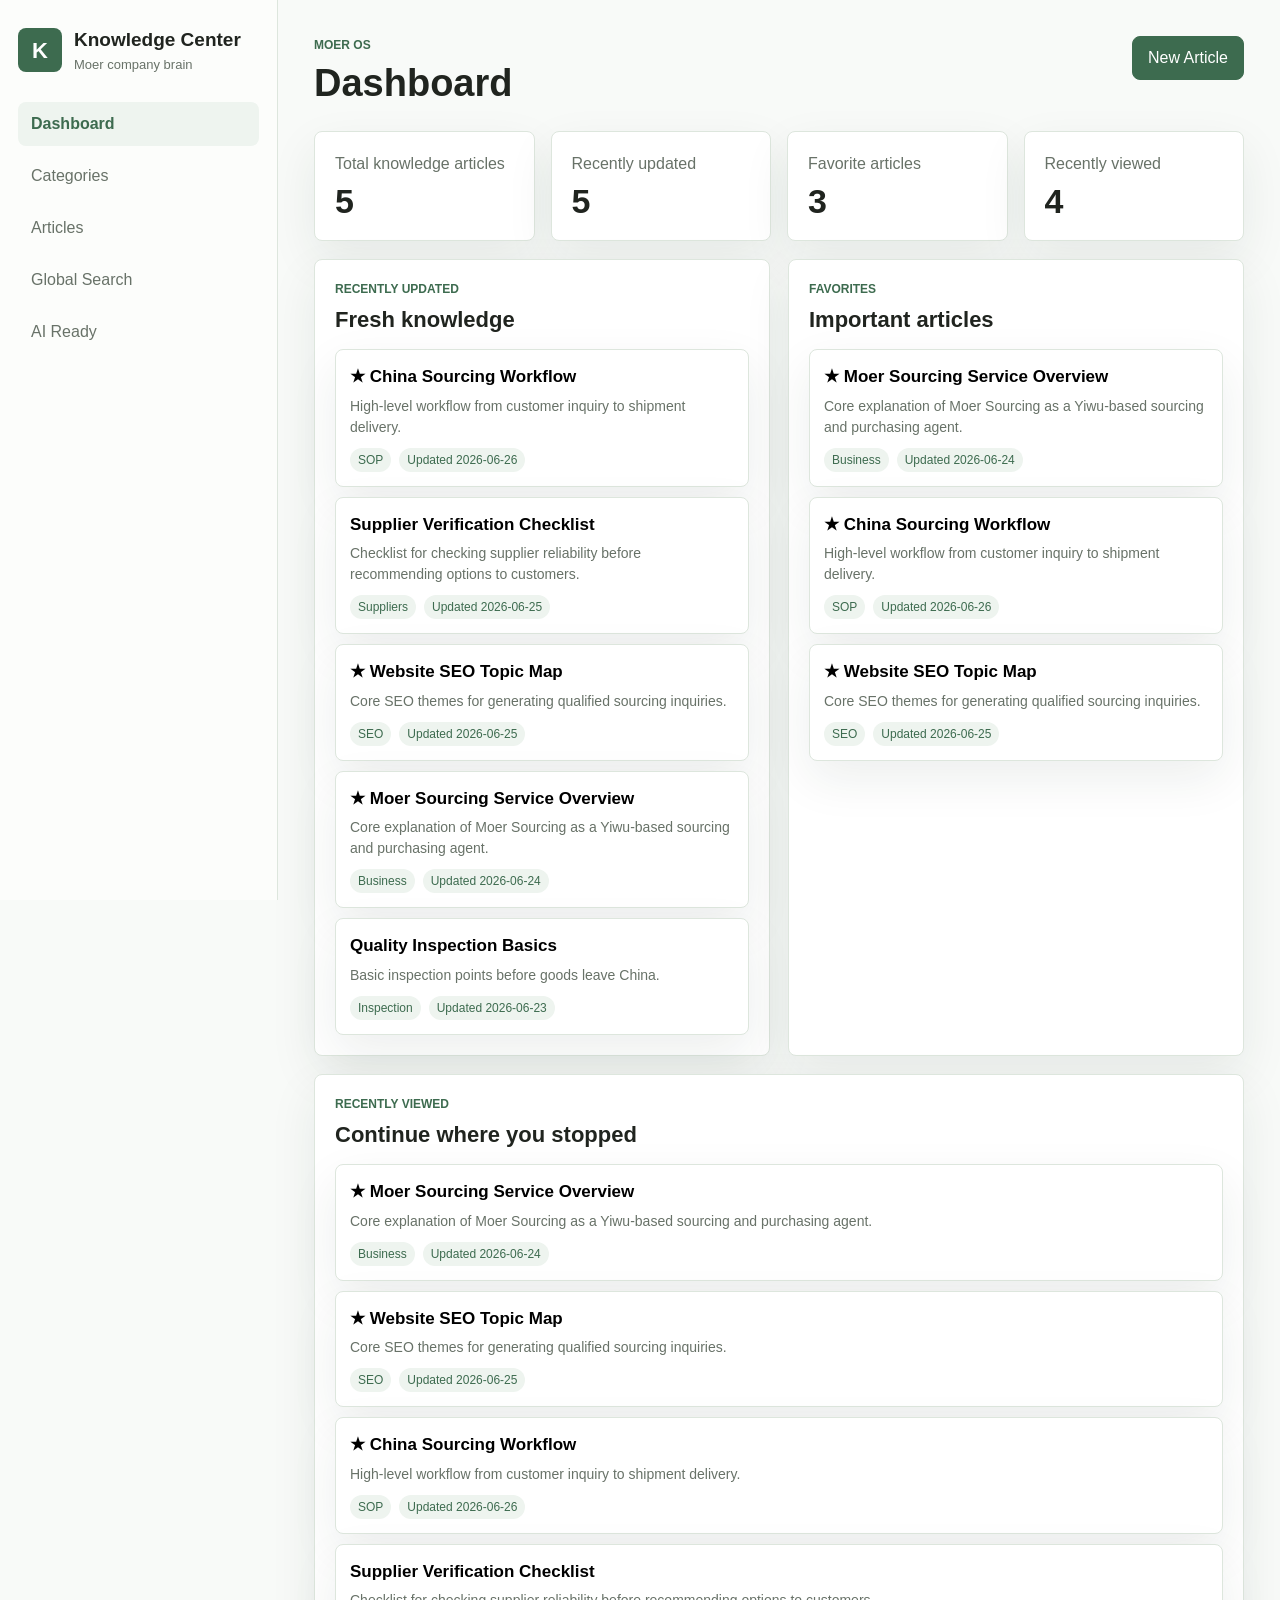
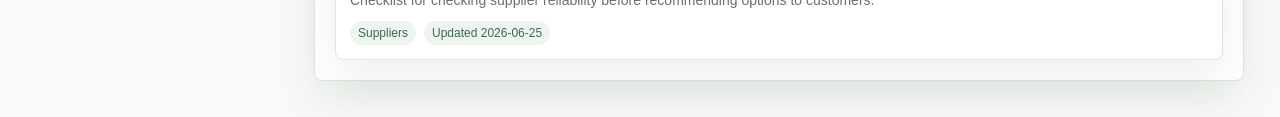
<file: 03-Apps/Knowledge-Center/index.html>
<!DOCTYPE html>
<html lang="en">
<head>
  <meta charset="UTF-8">
  <meta name="viewport" content="width=device-width, initial-scale=1.0">
  <title>Moer OS Knowledge Center</title>
  <link rel="stylesheet" href="styles.css">
</head>
<body>
  <div class="app-shell">
    <aside class="sidebar">
      <div class="brand">
        <div class="brand-mark">K</div>
        <div>
          <p class="brand-title">Knowledge Center</p>
          <p class="brand-subtitle">Moer company brain</p>
        </div>
      </div>

      <nav class="nav-list" aria-label="Knowledge Center navigation">
        <button class="nav-item active" data-view="dashboard" type="button">Dashboard</button>
        <button class="nav-item" data-view="categories" type="button">Categories</button>
        <button class="nav-item" data-view="articles" type="button">Articles</button>
        <button class="nav-item" data-view="search" type="button">Global Search</button>
        <button class="nav-item" data-view="ai-ready" type="button">AI Ready</button>
      </nav>
    </aside>

    <main class="main-content">
      <header class="topbar">
        <div>
          <p class="eyebrow">Moer OS</p>
          <h1 id="viewTitle">Dashboard</h1>
        </div>
        <button class="primary-button" id="newArticleButton" type="button">New Article</button>
      </header>

      <section class="view active" id="dashboard">
        <div class="stats-grid">
          <article class="stat-card">
            <p>Total knowledge articles</p>
            <strong id="totalArticles">0</strong>
          </article>
          <article class="stat-card">
            <p>Recently updated</p>
            <strong id="recentlyUpdatedCount">0</strong>
          </article>
          <article class="stat-card">
            <p>Favorite articles</p>
            <strong id="favoriteCount">0</strong>
          </article>
          <article class="stat-card">
            <p>Recently viewed</p>
            <strong id="recentlyViewedCount">0</strong>
          </article>
        </div>

        <div class="dashboard-layout">
          <section class="panel">
            <div class="section-heading">
              <p class="eyebrow">Recently Updated</p>
              <h2>Fresh knowledge</h2>
            </div>
            <div class="article-list compact" id="recentlyUpdatedList"></div>
          </section>

          <section class="panel">
            <div class="section-heading">
              <p class="eyebrow">Favorites</p>
              <h2>Important articles</h2>
            </div>
            <div class="article-list compact" id="favoriteList"></div>
          </section>

          <section class="panel wide-panel">
            <div class="section-heading">
              <p class="eyebrow">Recently Viewed</p>
              <h2>Continue where you stopped</h2>
            </div>
            <div class="article-list compact" id="recentlyViewedList"></div>
          </section>
        </div>
      </section>

      <section class="view" id="categories">
        <div class="category-grid" id="categoryGrid"></div>
      </section>

      <section class="view" id="articles">
        <div class="article-layout">
          <aside class="article-index">
            <div class="section-heading">
              <p class="eyebrow">Library</p>
              <h2>Articles</h2>
            </div>
            <div class="article-list" id="articleList"></div>
          </aside>

          <article class="article-editor">
            <div class="editor-toolbar">
              <button class="secondary-button" id="saveArticleButton" type="button">Save Article</button>
              <button class="secondary-button" id="favoriteButton" type="button">Favorite</button>
            </div>

            <div class="editor-grid">
              <label>
                Title
                <input id="articleTitle" type="text" placeholder="Article title">
              </label>
              <label>
                Category
                <select id="articleCategory"></select>
              </label>
              <label>
                Tags
                <input id="articleTags" type="text" placeholder="sourcing, inspection, supplier">
              </label>
              <label>
                Related Articles
                <input id="relatedArticles" type="text" placeholder="Article titles or IDs">
              </label>
            </div>

            <label class="full-field">
              Summary
              <textarea id="articleSummary" placeholder="Short summary for quick scanning and future AI retrieval."></textarea>
            </label>

            <label class="full-field">
              Main Content
              <textarea id="articleContent" class="content-area" placeholder="Write the main knowledge here."></textarea>
            </label>

            <div class="metadata-grid">
              <section class="metadata-card">
                <p class="card-label">Attachments Placeholder</p>
                <p>Future files can include photos, PDFs, supplier documents, inspection reports, videos, or screenshots.</p>
              </section>
              <section class="metadata-card">
                <p class="card-label">Revision History</p>
                <div id="revisionHistory"></div>
              </section>
              <section class="metadata-card">
                <p class="card-label">AI Metadata</p>
                <pre id="aiMetadataPreview"></pre>
              </section>
            </div>
          </article>
        </div>
      </section>

      <section class="view" id="search">
        <div class="search-panel">
          <label class="search-box">
            Search
            <input id="globalSearchInput" type="search" placeholder="Search title, summary, content, tags, category, and AI metadata">
          </label>
          <div class="filter-grid">
            <label>
              Category
              <select id="categoryFilter"></select>
            </label>
            <label>
              Tag
              <input id="tagFilter" type="text" placeholder="inspection">
            </label>
            <label>
              Updated After
              <input id="dateFilter" type="date">
            </label>
            <label class="checkbox-label">
              <input id="favoriteFilter" type="checkbox">
              Favorites only
            </label>
          </div>
        </div>
        <div class="article-list search-results" id="searchResults"></div>
      </section>

      <section class="view" id="ai-ready">
        <div class="panel ai-panel">
          <p class="eyebrow">AI Ready</p>
          <h2>Retrieval metadata foundation</h2>
          <p>Every article stores structured metadata for future AI retrieval. This helps a future assistant find the right knowledge, understand source quality, and connect answers to real Moer Sourcing operations.</p>
          <div class="ai-schema-grid">
            <article><strong>Article ID</strong><span>Stable local ID for retrieval.</span></article>
            <article><strong>Category</strong><span>Main business knowledge area.</span></article>
            <article><strong>Tags</strong><span>Search keywords and topic labels.</span></article>
            <article><strong>Summary</strong><span>Short retrieval-friendly description.</span></article>
            <article><strong>Source Type</strong><span>Company knowledge, SOP, case, prompt, or personal note.</span></article>
            <article><strong>Audience</strong><span>Internal, customer-facing, supplier-facing, or AI-only.</span></article>
            <article><strong>Confidence</strong><span>How reliable the article is.</span></article>
            <article><strong>Updated Date</strong><span>Freshness signal for AI answers.</span></article>
          </div>
        </div>
      </section>
    </main>
  </div>

  <nav class="bottom-nav" aria-label="Mobile navigation">
    <button class="bottom-item active" data-view="dashboard" type="button">Home</button>
    <button class="bottom-item" data-view="categories" type="button">Categories</button>
    <button class="bottom-item" data-view="articles" type="button">Articles</button>
    <button class="bottom-item" data-view="search" type="button">Search</button>
    <button class="bottom-item" data-view="ai-ready" type="button">AI</button>
  </nav>

  <script src="app.js"></script>
</body>
</html>
</file>
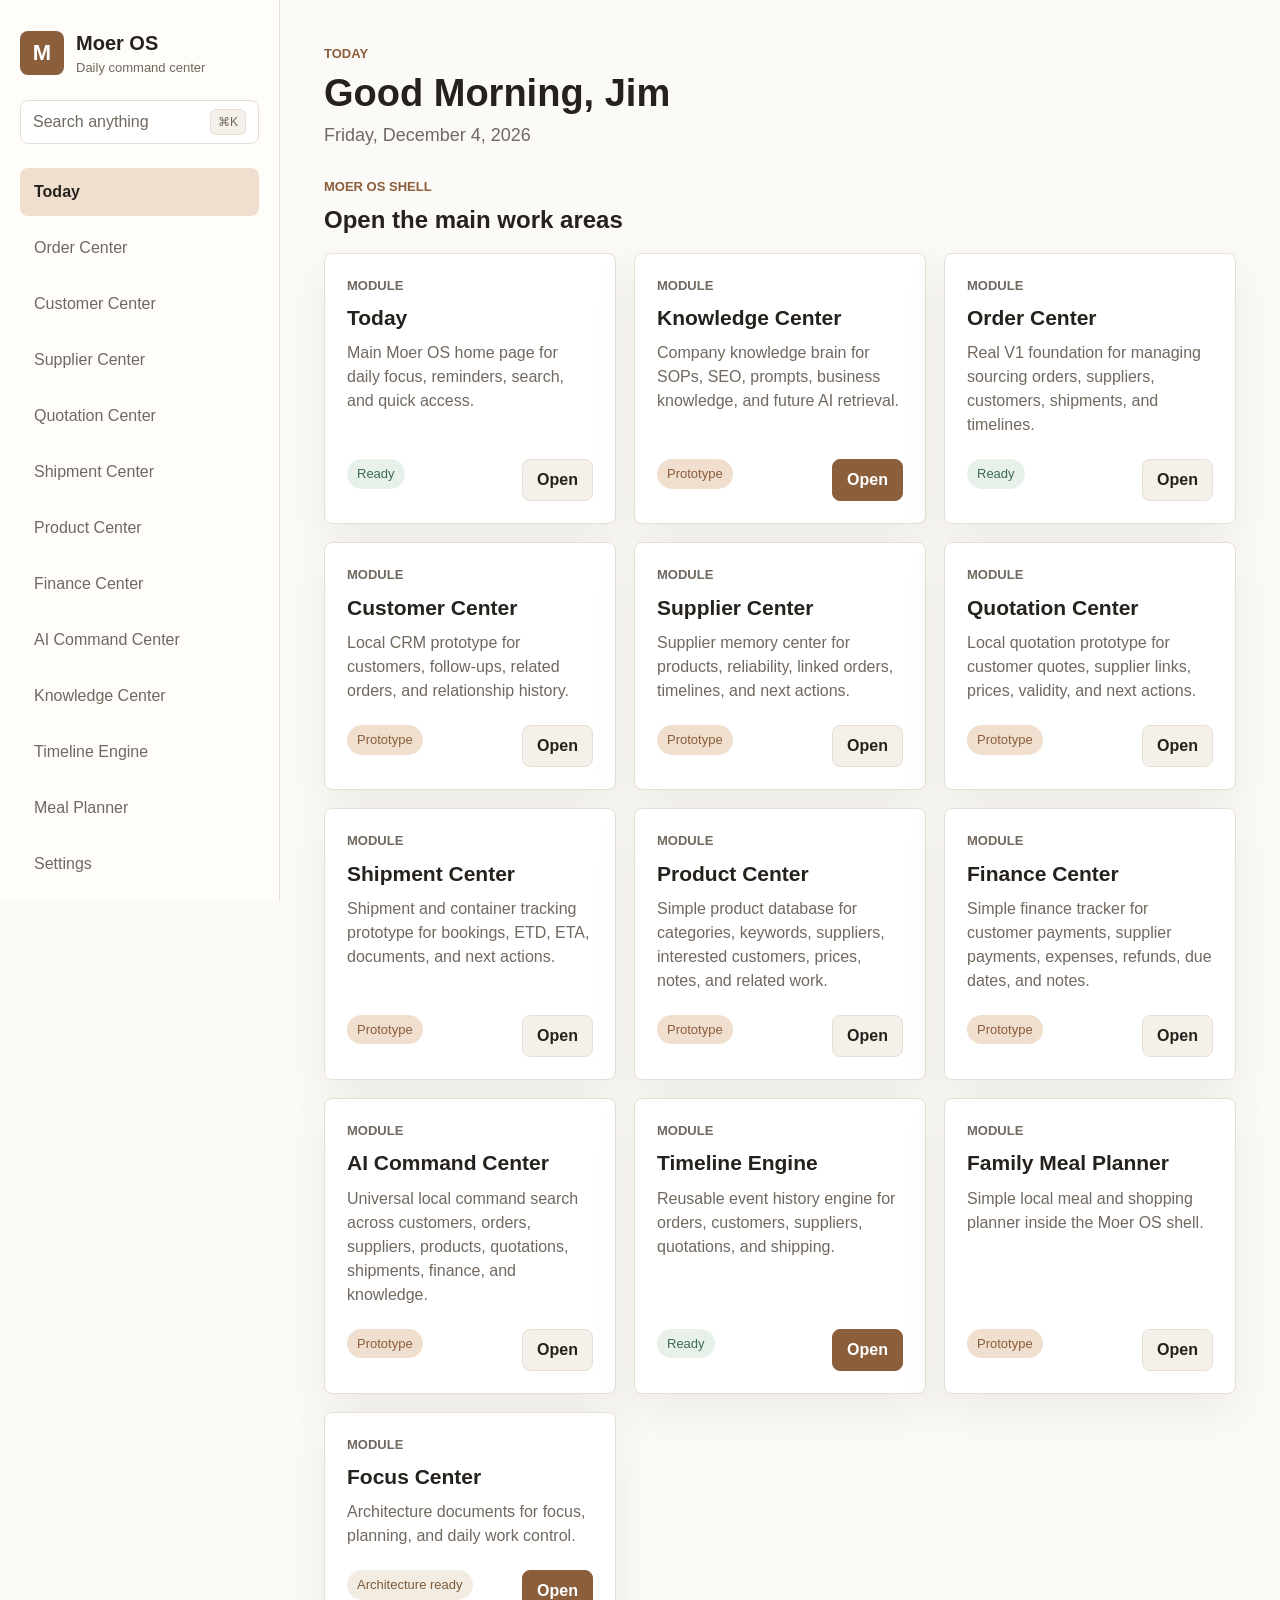
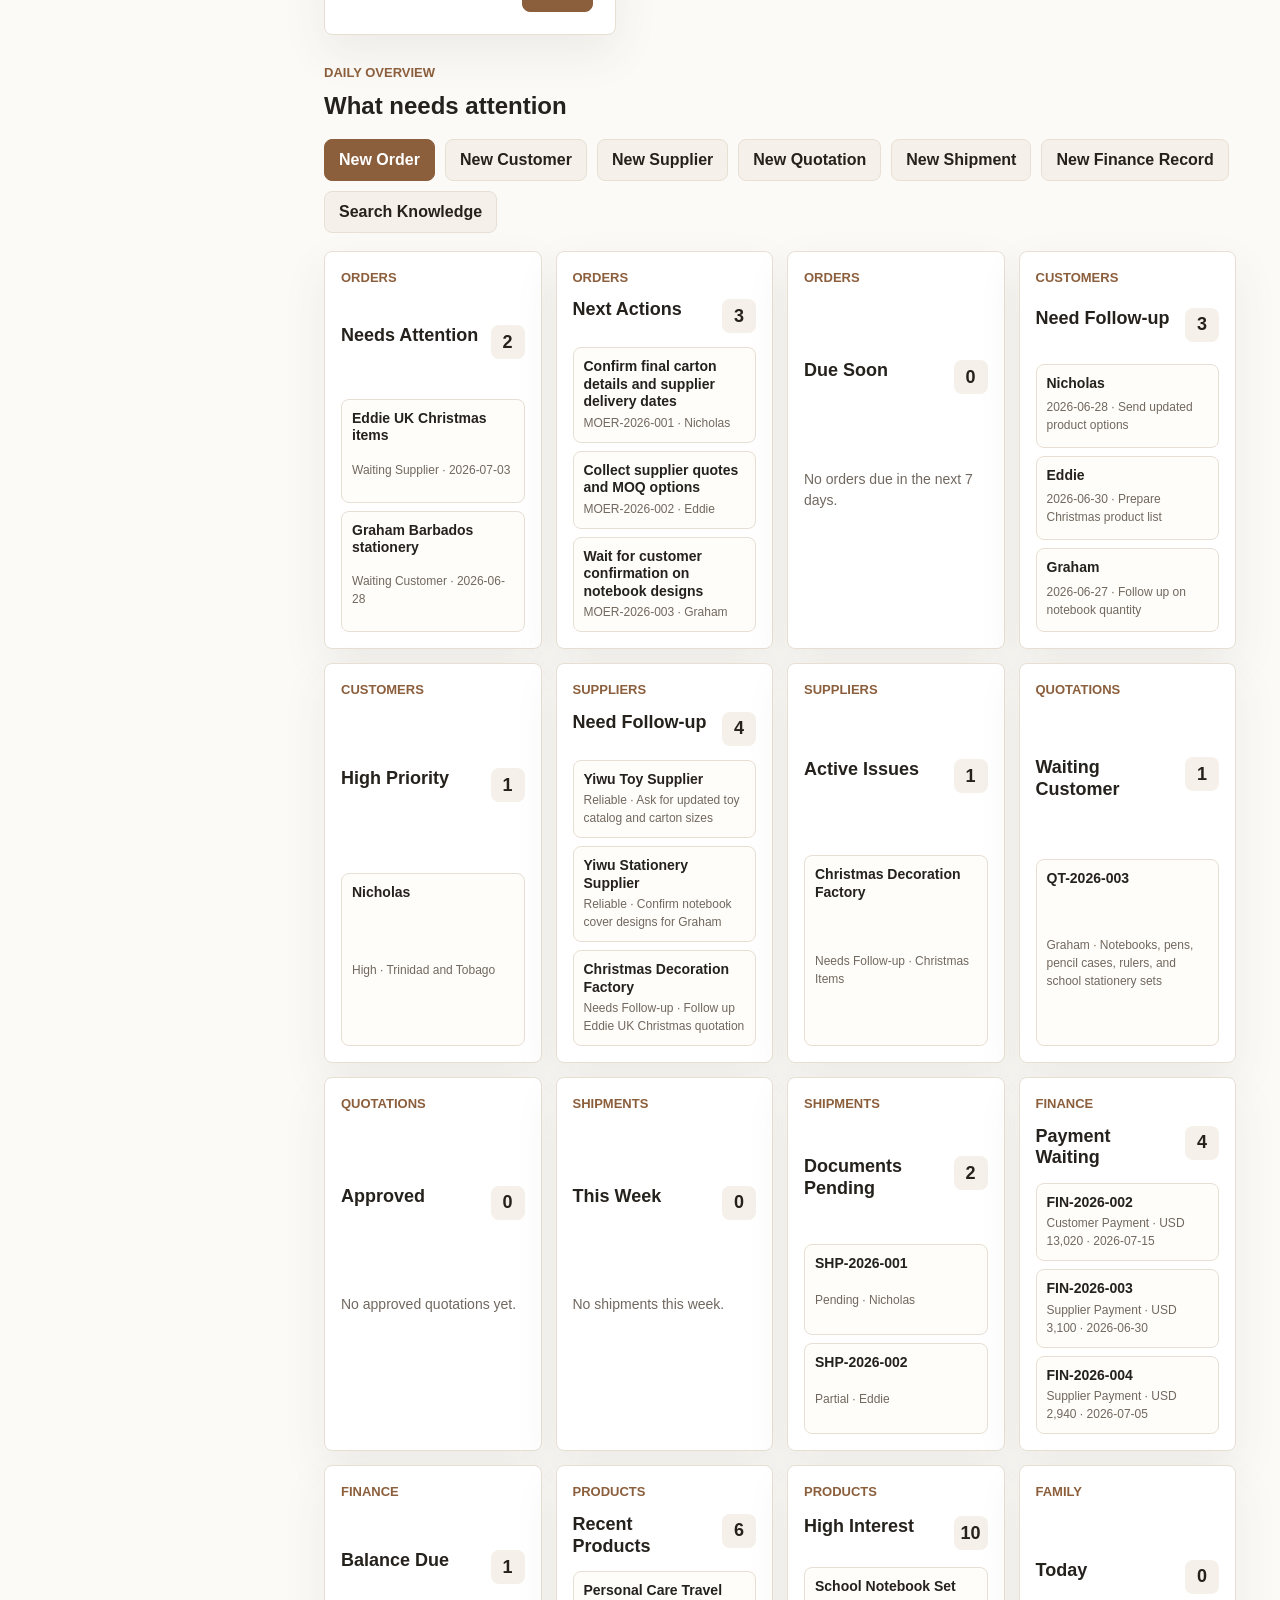
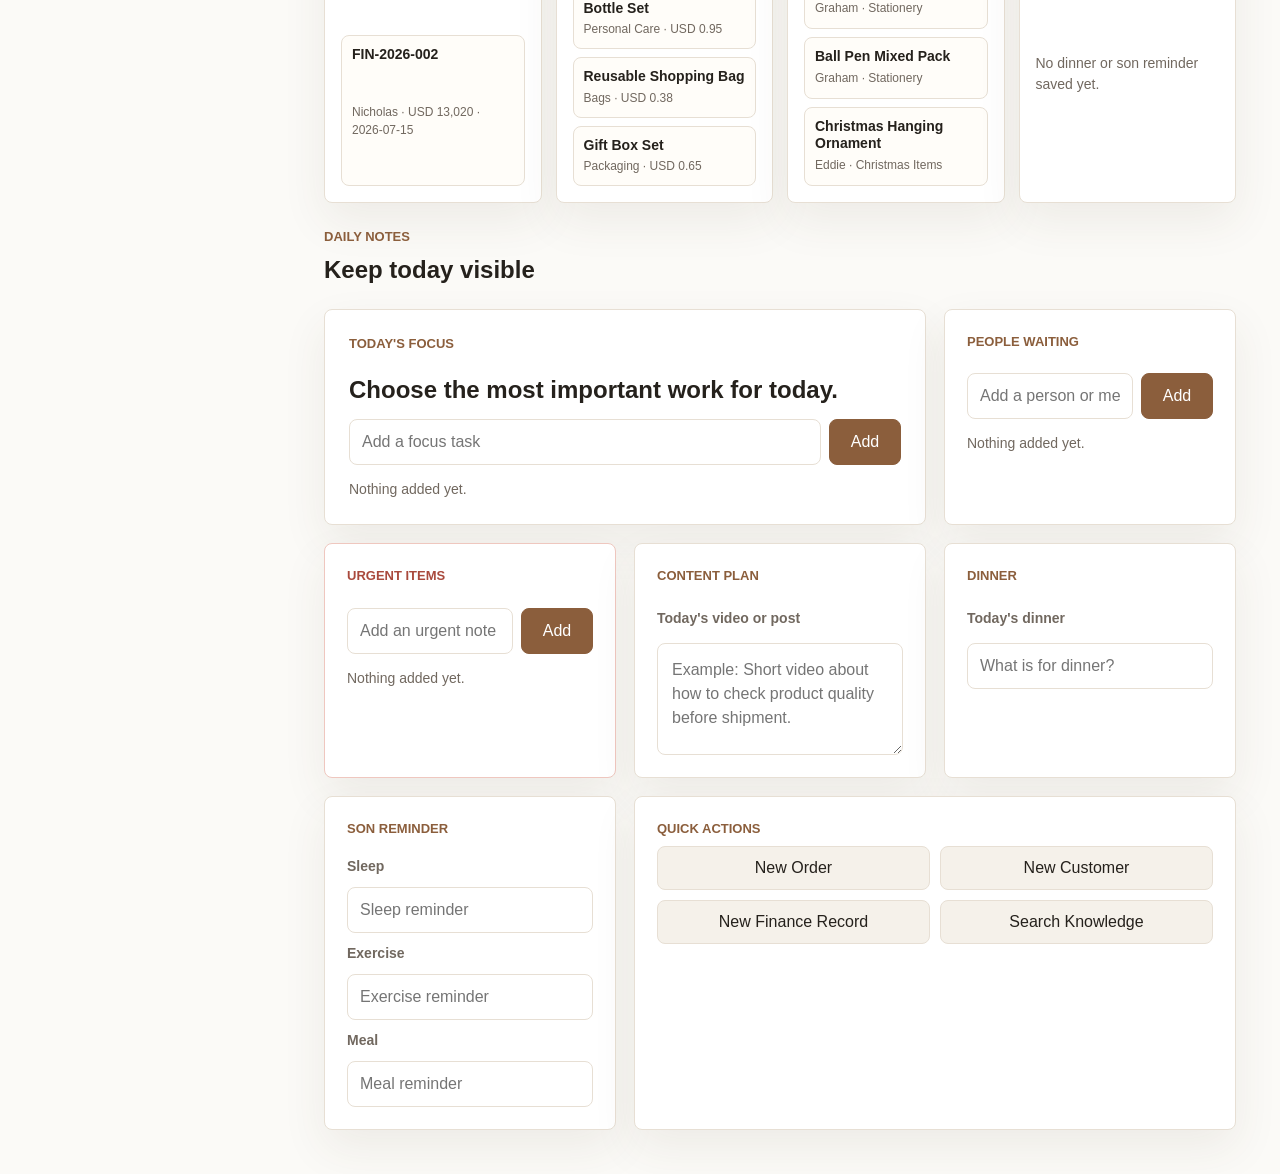
<file: 03-Apps/Moer-OS-V1/index.html>
<!DOCTYPE html>
<html lang="en">
<head>
  <meta charset="UTF-8">
  <meta name="viewport" content="width=device-width, initial-scale=1.0">
  <title>Moer OS V1</title>
  <link rel="stylesheet" href="styles.css">
</head>
<body>
  <div class="app-shell">
    <aside class="sidebar" aria-label="Main navigation">
      <div class="brand">
        <div class="brand-mark">M</div>
        <div>
          <p class="brand-name">Moer OS</p>
          <p class="brand-subtitle">Daily command center</p>
        </div>
      </div>

      <button class="search-trigger" id="searchTrigger" type="button">
        <span>Search anything</span>
        <kbd>⌘K</kbd>
      </button>

      <nav class="nav-list">
        <button class="nav-item active" data-page="today" type="button">Today</button>
        <button class="nav-item" data-page="order-center" type="button">Order Center</button>
        <button class="nav-item" data-page="customer-center" type="button">Customer Center</button>
        <button class="nav-item" data-page="supplier-center" type="button">Supplier Center</button>
        <button class="nav-item" data-page="quotation-center" type="button">Quotation Center</button>
        <button class="nav-item" data-page="shipment-center" type="button">Shipment Center</button>
        <button class="nav-item" data-page="product-center" type="button">Product Center</button>
        <button class="nav-item" data-page="finance-center" type="button">Finance Center</button>
        <button class="nav-item" data-page="ai-command-center" type="button">AI Command Center</button>
        <button class="nav-item" data-page="knowledge-center" type="button">Knowledge Center</button>
        <button class="nav-item" data-page="timeline-engine" type="button">Timeline Engine</button>
        <button class="nav-item" data-page="family-meal-planner" type="button">Meal Planner</button>
        <button class="nav-item" data-page="settings" type="button">Settings</button>
      </nav>
    </aside>

    <main class="main-content">
      <section class="page active" id="today">
        <header class="page-header">
          <p class="eyebrow">Today</p>
          <h1 id="greeting">Good Morning, Jim</h1>
          <p class="date-line" id="todayDate">Today</p>
        </header>

        <section class="portal-section">
          <div class="section-heading">
            <p class="eyebrow">Moer OS Shell</p>
            <h2>Open the main work areas</h2>
          </div>
          <div class="module-grid" data-module-section="today"></div>
        </section>

        <section class="portal-section today-overview-section">
          <div class="section-heading">
            <p class="eyebrow">Daily Overview</p>
            <h2>What needs attention</h2>
          </div>
          <div class="today-quick-actions">
            <button class="open-link" data-quick-action="new-order" type="button">New Order</button>
            <button class="open-link secondary" data-quick-action="new-customer" type="button">New Customer</button>
            <button class="open-link secondary" data-quick-action="new-supplier" type="button">New Supplier</button>
            <button class="open-link secondary" data-quick-action="new-quotation" type="button">New Quotation</button>
            <button class="open-link secondary" data-quick-action="new-shipment" type="button">New Shipment</button>
            <button class="open-link secondary" data-quick-action="new-finance" type="button">New Finance Record</button>
            <button class="open-link secondary" data-quick-action="search-knowledge" type="button">Search Knowledge</button>
          </div>
          <div class="today-overview-grid" id="todayDashboard"></div>
        </section>

        <section class="portal-section">
          <div class="section-heading">
            <p class="eyebrow">Daily Notes</p>
            <h2>Keep today visible</h2>
          </div>
        </section>

        <div class="dashboard-grid">
          <article class="focus-card list-card" data-list-card="focusTasks">
            <p class="card-label">Today's Focus</p>
            <h2>Choose the most important work for today.</h2>
            <form class="add-row" data-list-form="focusTasks">
              <input type="text" placeholder="Add a focus task">
              <button type="submit">Add</button>
            </form>
            <div class="editable-list" data-list="focusTasks"></div>
          </article>

          <article class="card list-card" data-list-card="peopleWaiting">
            <p class="card-label">People Waiting</p>
            <form class="add-row" data-list-form="peopleWaiting">
              <input type="text" placeholder="Add a person or message">
              <button type="submit">Add</button>
            </form>
            <div class="editable-list" data-list="peopleWaiting"></div>
          </article>

          <article class="card urgent list-card" data-list-card="urgentItems">
            <p class="card-label">Urgent Items</p>
            <form class="add-row" data-list-form="urgentItems">
              <input type="text" placeholder="Add an urgent note">
              <button type="submit">Add</button>
            </form>
            <div class="editable-list" data-list="urgentItems"></div>
          </article>

          <article class="card daily-card">
            <p class="card-label">Content Plan</p>
            <label class="field-label" for="contentPlan">Today's video or post</label>
            <textarea id="contentPlan" placeholder="Example: Short video about how to check product quality before shipment."></textarea>
          </article>

          <article class="card daily-card">
            <p class="card-label">Dinner</p>
            <label class="field-label" for="dinnerPlan">Today's dinner</label>
            <input id="dinnerPlan" type="text" placeholder="What is for dinner?">
          </article>

          <article class="card daily-card son-card">
            <p class="card-label">Son Reminder</p>
            <label class="field-label" for="sonSleep">Sleep</label>
            <input id="sonSleep" type="text" placeholder="Sleep reminder">
            <label class="field-label" for="sonExercise">Exercise</label>
            <input id="sonExercise" type="text" placeholder="Exercise reminder">
            <label class="field-label" for="sonMeal">Meal</label>
            <input id="sonMeal" type="text" placeholder="Meal reminder">
          </article>

          <article class="card actions-card">
            <p class="card-label">Quick Actions</p>
            <div class="quick-actions">
              <button type="button" data-quick-action="new-order">New Order</button>
              <button type="button" data-quick-action="new-customer">New Customer</button>
              <button type="button" data-quick-action="new-finance">New Finance Record</button>
              <button type="button" data-quick-action="search-knowledge">Search Knowledge</button>
            </div>
          </article>
        </div>
      </section>

      <section class="page" id="order-center">
        <header class="page-header">
          <p class="eyebrow">Order Center</p>
          <h1>Order Center V1</h1>
          <p class="date-line">Manage real sourcing orders, payments, production, QC, warehouse, shipping, notes, and timeline.</p>
        </header>

        <section class="order-dashboard" id="orderDashboard"></section>

        <div class="order-center-layout">
          <section class="order-panel order-form-panel">
            <div class="section-heading">
              <p class="eyebrow">Create / Edit</p>
              <h2 id="orderFormTitle">New Order</h2>
            </div>
            <form id="orderForm" class="order-form">
              <input id="orderId" type="hidden">
              <label>
                Order ID
                <input id="orderCode" type="text" placeholder="MOER-2026-001" required>
              </label>
              <label>
                Order name
                <input id="orderName" type="text" placeholder="Nicholas Trinidad container project" required>
              </label>
              <label>
                Customer
                <select id="orderCustomer" required></select>
              </label>
              <label>
                Supplier
                <input id="orderSupplier" type="text" placeholder="Yiwu supplier name" list="supplierOptions">
                <datalist id="supplierOptions"></datalist>
              </label>
              <label>
                Country
                <input id="orderCountry" type="text" placeholder="Trinidad and Tobago">
              </label>
              <label>
                Status
                <select id="orderStatus">
                  <option>New Inquiry</option>
                  <option>Quoting</option>
                  <option>Waiting Supplier</option>
                  <option>Waiting Customer</option>
                  <option>Order Confirmed</option>
                  <option>In Production</option>
                  <option>Inspection</option>
                  <option>In Warehouse</option>
                  <option>Shipping</option>
                  <option>Delivered</option>
                  <option>On Hold</option>
                </select>
              </label>
              <label>
                Priority
                <select id="orderPriority">
                  <option>Normal</option>
                  <option>High</option>
                  <option>Urgent</option>
                  <option>Low</option>
                </select>
              </label>
              <label>
                Order value
                <input id="orderValue" type="text" placeholder="USD 8,500">
              </label>
              <label>
                Quantity
                <input id="orderQuantity" type="text" placeholder="1x40HQ / 12,000 pcs">
              </label>
              <label>
                Deposit status
                <select id="depositStatus">
                  <option>Not Requested</option>
                  <option>Requested</option>
                  <option>Paid</option>
                  <option>Partial</option>
                </select>
              </label>
              <label>
                Balance status
                <select id="balanceStatus">
                  <option>Not Due</option>
                  <option>Waiting</option>
                  <option>Requested</option>
                  <option>Paid</option>
                </select>
              </label>
              <label>
                Production status
                <select id="productionStatus">
                  <option>Not Started</option>
                  <option>In Progress</option>
                  <option>Delayed</option>
                  <option>Completed</option>
                </select>
              </label>
              <label>
                QC status
                <select id="qcStatus">
                  <option>Not Needed</option>
                  <option>Planned</option>
                  <option>Today</option>
                  <option>Passed</option>
                  <option>Issue Found</option>
                </select>
              </label>
              <label>
                Warehouse status
                <select id="warehouseStatus">
                  <option>Not Arrived</option>
                  <option>Partially Received</option>
                  <option>Received</option>
                  <option>Ready for Consolidation</option>
                </select>
              </label>
              <label>
                Shipping status
                <select id="shippingStatus">
                  <option>Not Planned</option>
                  <option>Planning</option>
                  <option>Booked</option>
                  <option>Shipped</option>
                  <option>Delivered</option>
                </select>
              </label>
              <label>
                ETD
                <input id="orderEtd" type="date">
              </label>
              <label>
                ETA
                <input id="orderEta" type="date">
              </label>
              <label>
                Due date
                <input id="orderDueDate" type="date">
              </label>
              <label class="full-field">
                Product summary
                <textarea id="productsSummary" placeholder="Notebooks, pens, pencil cases, school bags"></textarea>
              </label>
              <label class="full-field">
                Next action
                <input id="nextAction" type="text" placeholder="Ask supplier for packing details">
              </label>
              <label class="full-field">
                Notes
                <textarea id="orderNotes" placeholder="Important customer, supplier, quality, payment, or shipping notes"></textarea>
              </label>
              <div class="order-form-actions">
                <button class="open-link" type="submit">Save Order</button>
                <button class="open-link secondary" id="resetOrderForm" type="button">New Blank Order</button>
              </div>
            </form>
          </section>

          <section class="order-panel">
            <div class="section-heading">
              <p class="eyebrow">Orders</p>
              <h2>Order List</h2>
            </div>
            <div class="order-filter-grid">
              <input id="orderSearchInput" type="search" placeholder="Search orders">
              <select id="orderStatusFilter">
                <option value="">All status</option>
              </select>
              <select id="orderPriorityFilter">
                <option value="">All priority</option>
              </select>
              <select id="orderCustomerFilter">
                <option value="">All customers</option>
              </select>
              <select id="orderSupplierFilter">
                <option value="">All suppliers</option>
              </select>
            </div>
            <div class="order-list" id="orderList"></div>
          </section>

          <section class="order-panel order-detail-panel">
            <div class="section-heading">
              <p class="eyebrow">Detail</p>
              <h2 id="orderDetailTitle">Select an order</h2>
            </div>
            <div id="orderDetail" class="order-detail">
              <p class="empty-state">Choose an order to view details and timeline.</p>
            </div>
            <form id="timelineForm" class="timeline-form">
              <input id="timelineOrderId" type="hidden">
              <p class="card-label">Add Timeline Event</p>
              <label>
                Date
                <input id="timelineDate" type="date">
              </label>
              <label>
                Status
                <select id="timelineStatus">
                  <option>Note</option>
                  <option>Customer Update</option>
                  <option>Supplier Update</option>
                  <option>Production</option>
                  <option>QC</option>
                  <option>Warehouse</option>
                  <option>Shipping</option>
                  <option>Payment</option>
                </select>
              </label>
              <label>
                Title
                <input id="timelineTitle" type="text" placeholder="Supplier confirmed packing">
              </label>
              <label class="full-field">
                Description
                <textarea id="timelineDescription" placeholder="Add the important update, decision, or next step."></textarea>
              </label>
              <button class="open-link" type="submit">Add Event</button>
            </form>
            <div id="orderTimeline" class="order-timeline"></div>
          </section>
        </div>

        <section class="portal-section order-flow-section">
          <div class="section-heading">
            <p class="eyebrow">Order Flow</p>
            <h2>From inquiry to delivery</h2>
          </div>
          <div class="workflow-strip">
            <span>Inquiry</span>
            <span>Supplier Search</span>
            <span>Quotation</span>
            <span>Purchase Order</span>
            <span>Production</span>
            <span>Inspection</span>
            <span>Warehouse</span>
            <span>Shipment</span>
          </div>
        </section>
      </section>

      <section class="page" id="customer-center">
        <header class="page-header">
          <p class="eyebrow">Customer Center</p>
          <h1>Customer Memory Center</h1>
          <p class="date-line">See who each customer is, what happened before, active orders, follow-ups, and the next action.</p>
        </header>

        <section class="customer-dashboard" id="customerDashboard"></section>

        <section class="customer-followup-panel">
          <div class="section-heading">
            <p class="eyebrow">Follow-up</p>
            <h2>Customers needing attention</h2>
          </div>
          <div class="customer-followup-grid">
            <article>
              <p class="card-label">Due Today</p>
              <div id="followupDueToday" class="customer-mini-list"></div>
            </article>
            <article>
              <p class="card-label">Overdue</p>
              <div id="followupOverdue" class="customer-mini-list"></div>
            </article>
          </div>
        </section>

        <div class="customer-center-layout">
          <section class="customer-panel customer-form-panel">
            <div class="section-heading">
              <p class="eyebrow">Create / Edit</p>
              <h2 id="customerFormTitle">New Customer</h2>
            </div>
            <form id="customerForm" class="customer-form">
              <input id="customerId" type="hidden">
              <label>
                Customer name
                <input id="customerName" type="text" placeholder="Nicholas" required>
              </label>
              <label>
                Company name
                <input id="customerCompany" type="text" placeholder="Customer company">
              </label>
              <label>
                Country
                <input id="customerCountry" type="text" placeholder="Trinidad and Tobago">
              </label>
              <label>
                Contact person
                <input id="customerContactPerson" type="text" placeholder="Main contact">
              </label>
              <label>
                WhatsApp
                <input id="customerWhatsapp" type="text" placeholder="+1...">
              </label>
              <label>
                Email
                <input id="customerEmail" type="email" placeholder="customer@example.com">
              </label>
              <label>
                Website
                <input id="customerWebsite" type="url" placeholder="https://example.com">
              </label>
              <label>
                Customer type
                <select id="customerType">
                  <option>Importer</option>
                  <option>Wholesaler</option>
                  <option>Distributor</option>
                  <option>Retailer</option>
                  <option>Amazon Seller</option>
                  <option>E-commerce Seller</option>
                  <option>Supermarket Buyer</option>
                </select>
              </label>
              <label>
                Status
                <select id="customerStatus">
                  <option>Lead</option>
                  <option>Active</option>
                  <option>Waiting Reply</option>
                  <option>Follow Up</option>
                  <option>Paused</option>
                </select>
              </label>
              <label>
                Priority
                <select id="customerPriority">
                  <option>Normal</option>
                  <option>High</option>
                  <option>Urgent</option>
                  <option>Low</option>
                </select>
              </label>
              <label>
                Last contact date
                <input id="lastContactDate" type="date">
              </label>
              <label>
                Next follow-up date
                <input id="nextFollowUpDate" type="date">
              </label>
              <label class="full-field">
                Main product interest
                <input id="mainProductInterest" type="text" placeholder="Stationery, Christmas items, mixed container">
              </label>
              <label class="full-field">
                Notes
                <textarea id="customerNotes" placeholder="Relationship notes, buying habits, communication style, and follow-up reminders"></textarea>
              </label>
              <label class="full-field">
                Follow-up notes
                <textarea id="customerFollowUpNotes" placeholder="Recent conversations and next follow-up details"></textarea>
              </label>
              <label class="full-field">
                Next action
                <input id="customerNextAction" type="text" placeholder="Send quotation, ask for product list, follow up on samples">
              </label>
              <div class="customer-form-actions">
                <button class="open-link" type="submit">Save Customer</button>
                <button class="open-link secondary" id="resetCustomerForm" type="button">New Blank Customer</button>
              </div>
            </form>
          </section>

          <section class="customer-panel">
            <div class="section-heading">
              <p class="eyebrow">Customers</p>
              <h2>Customer List</h2>
            </div>
            <div class="customer-filter-grid">
              <input id="customerSearchInput" type="search" placeholder="Search customers">
              <select id="customerCountryFilter">
                <option value="">All countries</option>
              </select>
              <select id="customerStatusFilter">
                <option value="">All status</option>
              </select>
              <select id="customerPriorityFilter">
                <option value="">All priority</option>
              </select>
              <select id="customerTypeFilter">
                <option value="">All types</option>
              </select>
              <select id="customerInterestFilter">
                <option value="">All interests</option>
              </select>
            </div>
            <div class="customer-list" id="customerList"></div>
          </section>

          <section class="customer-panel customer-detail-panel">
            <div class="section-heading">
              <p class="eyebrow">Detail</p>
              <h2 id="customerDetailTitle">Select a customer</h2>
            </div>
            <div id="customerDetail" class="customer-detail">
              <p class="empty-state">Choose a customer to view details, orders, and timeline.</p>
            </div>
            <form id="customerFollowupForm" class="customer-sub-form hidden">
              <input id="customerFollowupId" type="hidden">
              <p class="card-label">Follow-up</p>
              <label>
                Next follow-up date
                <input id="customerFollowupDate" type="date">
              </label>
              <label class="full-field">
                Follow-up note
                <textarea id="customerFollowupNote" placeholder="What should Jim remember for the next follow-up?"></textarea>
              </label>
              <button class="open-link" type="submit">Save Follow-up</button>
            </form>
            <div id="customerRelatedOrders" class="related-orders"></div>
            <form id="customerTimelineForm" class="customer-sub-form hidden">
              <input id="customerTimelineCustomerId" type="hidden">
              <p class="card-label">Add Customer Timeline Event</p>
              <label>
                Date
                <input id="customerTimelineDate" type="date">
              </label>
              <label>
                Event type
                <select id="customerTimelineEventType">
                  <option>First contact</option>
                  <option>Inquiry received</option>
                  <option>Quotation sent</option>
                  <option>Order confirmed</option>
                  <option>Payment received</option>
                  <option>Shipment update</option>
                  <option>Follow-up</option>
                  <option>Complaint</option>
                  <option>Visit</option>
                  <option>Note</option>
                </select>
              </label>
              <label>
                Title
                <input id="customerTimelineTitle" type="text" placeholder="Quotation sent">
              </label>
              <label>
                Related order ID
                <input id="customerTimelineOrderId" type="text" placeholder="MOER-2026-001">
              </label>
              <label class="full-field">
                Description
                <textarea id="customerTimelineDescription" placeholder="What happened?"></textarea>
              </label>
              <label>
                Next action
                <input id="customerTimelineNextAction" type="text" placeholder="Follow up next week">
              </label>
              <label>
                Status
                <select id="customerTimelineStatus">
                  <option>Open</option>
                  <option>Waiting</option>
                  <option>Done</option>
                  <option>Important</option>
                </select>
              </label>
              <button class="open-link" type="submit">Add Event</button>
            </form>
            <div id="customerTimeline" class="customer-timeline"></div>
          </section>
        </div>
      </section>

      <section class="page" id="supplier-center">
        <header class="page-header">
          <p class="eyebrow">Supplier Center</p>
          <h1>Supplier Memory Center</h1>
          <p class="date-line">Track supplier reliability, product categories, linked orders, history, and next actions.</p>
        </header>

        <section class="supplier-dashboard" id="supplierDashboard"></section>

        <div class="supplier-center-layout">
          <section class="supplier-panel supplier-form-panel">
            <div class="section-heading">
              <p class="eyebrow">Create / Edit</p>
              <h2 id="supplierFormTitle">New Supplier</h2>
            </div>
            <form id="supplierForm" class="supplier-form">
              <input id="supplierId" type="hidden">
              <label>
                Supplier name
                <input id="supplierName" type="text" placeholder="Yiwu Toy Supplier" required>
              </label>
              <label>
                Contact person
                <input id="supplierContactPerson" type="text" placeholder="Main contact">
              </label>
              <label>
                Phone / WhatsApp
                <input id="supplierPhone" type="text" placeholder="+86...">
              </label>
              <label>
                WeChat
                <input id="supplierWechat" type="text" placeholder="WeChat ID">
              </label>
              <label>
                Email
                <input id="supplierEmail" type="email" placeholder="supplier@example.com">
              </label>
              <label>
                City
                <input id="supplierCity" type="text" placeholder="Yiwu">
              </label>
              <label>
                Market / Factory
                <input id="supplierMarketFactory" type="text" placeholder="Yiwu Market District 1">
              </label>
              <label>
                Product category
                <input id="supplierProductCategory" type="text" placeholder="Toys, Stationery, Packaging">
              </label>
              <label class="full-field">
                Main products
                <input id="supplierMainProducts" type="text" placeholder="Educational toys, plush toys, small gifts">
              </label>
              <label>
                Price level
                <select id="supplierPriceLevel">
                  <option>Low</option>
                  <option>Medium</option>
                  <option>High</option>
                  <option>Premium</option>
                </select>
              </label>
              <label>
                Quality level
                <select id="supplierQualityLevel">
                  <option>Basic</option>
                  <option>Standard</option>
                  <option>Good</option>
                  <option>Premium</option>
                </select>
              </label>
              <label>
                Delivery speed
                <select id="supplierDeliverySpeed">
                  <option>Slow</option>
                  <option>Normal</option>
                  <option>Fast</option>
                  <option>Very Fast</option>
                </select>
              </label>
              <label>
                Reliability rating
                <select id="supplierReliabilityRating">
                  <option>Unknown</option>
                  <option>Reliable</option>
                  <option>Needs Follow-up</option>
                  <option>Risky</option>
                </select>
              </label>
              <label>
                Status
                <select id="supplierStatus">
                  <option>New</option>
                  <option>Active</option>
                  <option>Preferred</option>
                  <option>Backup</option>
                  <option>Paused</option>
                </select>
              </label>
              <label>
                Priority
                <select id="supplierPriority">
                  <option>Normal</option>
                  <option>High</option>
                  <option>Urgent</option>
                  <option>Low</option>
                </select>
              </label>
              <label class="full-field">
                Next action
                <input id="supplierNextAction" type="text" placeholder="Ask for updated quotation">
              </label>
              <label class="full-field">
                Notes
                <textarea id="supplierNotes" placeholder="Reliability, pricing, communication, quality, delivery, and risk notes"></textarea>
              </label>
              <div class="supplier-form-actions">
                <button class="open-link" type="submit">Save Supplier</button>
                <button class="open-link secondary" id="resetSupplierForm" type="button">New Blank Supplier</button>
              </div>
            </form>
          </section>

          <section class="supplier-panel">
            <div class="section-heading">
              <p class="eyebrow">Suppliers</p>
              <h2>Supplier List</h2>
            </div>
            <div class="supplier-filter-grid">
              <input id="supplierSearchInput" type="search" placeholder="Search suppliers">
              <select id="supplierCategoryFilter">
                <option value="">All categories</option>
              </select>
              <select id="supplierCityFilter">
                <option value="">All cities</option>
              </select>
              <select id="supplierReliabilityFilter">
                <option value="">All reliability</option>
              </select>
              <select id="supplierStatusFilter">
                <option value="">All status</option>
              </select>
              <select id="supplierPriorityFilter">
                <option value="">All priority</option>
              </select>
            </div>
            <div class="supplier-list" id="supplierList"></div>
          </section>

          <section class="supplier-panel supplier-detail-panel">
            <div class="section-heading">
              <p class="eyebrow">Detail</p>
              <h2 id="supplierDetailTitle">Select a supplier</h2>
            </div>
            <div id="supplierDetail" class="supplier-detail">
              <p class="empty-state">Choose a supplier to view details, orders, and timeline.</p>
            </div>
            <div id="supplierRelatedOrders" class="related-orders"></div>
            <form id="supplierTimelineForm" class="supplier-sub-form hidden">
              <input id="supplierTimelineSupplierId" type="hidden">
              <p class="card-label">Add Supplier Timeline Event</p>
              <label>
                Date
                <input id="supplierTimelineDate" type="date">
              </label>
              <label>
                Event type
                <select id="supplierTimelineEventType">
                  <option>First contact</option>
                  <option>Quotation received</option>
                  <option>Sample requested</option>
                  <option>Sample approved</option>
                  <option>Production started</option>
                  <option>Delay</option>
                  <option>Quality issue</option>
                  <option>Inspection passed</option>
                  <option>Payment made</option>
                  <option>Shipment update</option>
                  <option>Note</option>
                </select>
              </label>
              <label>
                Title
                <input id="supplierTimelineTitle" type="text" placeholder="Quotation received">
              </label>
              <label>
                Related order ID
                <input id="supplierTimelineOrderId" type="text" placeholder="MOER-2026-001">
              </label>
              <label class="full-field">
                Description
                <textarea id="supplierTimelineDescription" placeholder="What happened with this supplier?"></textarea>
              </label>
              <label>
                Status
                <select id="supplierTimelineStatus">
                  <option>Open</option>
                  <option>Waiting</option>
                  <option>Done</option>
                  <option>Important</option>
                  <option>Risk</option>
                </select>
              </label>
              <label>
                Next action
                <input id="supplierTimelineNextAction" type="text" placeholder="Follow up quotation">
              </label>
              <button class="open-link" type="submit">Add Event</button>
            </form>
            <div id="supplierTimeline" class="supplier-timeline"></div>
          </section>
        </div>
      </section>

      <section class="page" id="quotation-center">
        <header class="page-header">
          <p class="eyebrow">Quotation Center</p>
          <h1>Quotation Center V1</h1>
          <p class="date-line">Create, track, and remember customer quotations before they become orders.</p>
        </header>

        <section class="quotation-dashboard" id="quotationDashboard"></section>

        <div class="quotation-center-layout">
          <section class="quotation-panel quotation-form-panel">
            <div class="section-heading">
              <p class="eyebrow">Create / Edit</p>
              <h2 id="quotationFormTitle">New Quotation</h2>
            </div>
            <form id="quotationForm" class="quotation-form">
              <input id="quotationId" type="hidden">
              <label>
                Quotation ID
                <input id="quotationCode" type="text" placeholder="QT-2026-001" required>
              </label>
              <label>
                Customer
                <select id="quotationCustomer" required></select>
              </label>
              <label>
                Country
                <input id="quotationCountry" type="text" placeholder="Trinidad and Tobago">
              </label>
              <label>
                Supplier
                <input id="quotationSupplier" type="text" placeholder="Supplier name" list="supplierOptions">
              </label>
              <label class="full-field">
                Product summary
                <textarea id="quotationProductSummary" placeholder="Products, categories, or SKU group"></textarea>
              </label>
              <label>
                Quantity
                <input id="quotationQuantity" type="text" placeholder="8,000 pcs / 1x40HQ">
              </label>
              <label>
                Unit price
                <input id="quotationUnitPrice" type="text" placeholder="0.78 average">
              </label>
              <label>
                Total amount
                <input id="quotationTotalAmount" type="text" placeholder="6200">
              </label>
              <label>
                Currency
                <select id="quotationCurrency">
                  <option>USD</option>
                  <option>CNY</option>
                  <option>EUR</option>
                  <option>GBP</option>
                </select>
              </label>
              <label>
                Status
                <select id="quotationStatus">
                  <option>Draft</option>
                  <option>Sent</option>
                  <option>Waiting Customer</option>
                  <option>Approved</option>
                  <option>Rejected</option>
                  <option>Expired</option>
                </select>
              </label>
              <label>
                Valid until
                <input id="quotationValidUntil" type="date">
              </label>
              <label class="full-field">
                Next action
                <input id="quotationNextAction" type="text" placeholder="Follow up customer confirmation">
              </label>
              <label class="full-field">
                Notes
                <textarea id="quotationNotes" placeholder="Price notes, supplier remarks, customer expectation, and risks"></textarea>
              </label>
              <div class="quotation-form-actions">
                <button class="open-link" type="submit">Save Quotation</button>
                <button class="open-link secondary" id="resetQuotationForm" type="button">New Blank Quotation</button>
              </div>
            </form>
          </section>

          <section class="quotation-panel">
            <div class="section-heading">
              <p class="eyebrow">Quotations</p>
              <h2>Quotation List</h2>
            </div>
            <div class="quotation-filter-grid">
              <input id="quotationSearchInput" type="search" placeholder="Search quotations">
              <select id="quotationStatusFilter">
                <option value="">All status</option>
              </select>
              <select id="quotationCustomerFilter">
                <option value="">All customers</option>
              </select>
              <select id="quotationSupplierFilter">
                <option value="">All suppliers</option>
              </select>
            </div>
            <div class="quotation-list" id="quotationList"></div>
          </section>

          <section class="quotation-panel quotation-detail-panel">
            <div class="section-heading">
              <p class="eyebrow">Detail</p>
              <h2 id="quotationDetailTitle">Select a quotation</h2>
            </div>
            <div id="quotationDetail" class="quotation-detail">
              <p class="empty-state">Choose a quotation to view details, customer, supplier, and notes.</p>
            </div>
          </section>
        </div>
      </section>

      <section class="page" id="shipment-center">
        <header class="page-header">
          <p class="eyebrow">Shipment Center</p>
          <h1>Shipment Center V1</h1>
          <p class="date-line">Track containers, forwarders, ETD, ETA, shipment status, and document readiness.</p>
        </header>

        <section class="shipment-dashboard" id="shipmentDashboard"></section>

        <div class="shipment-center-layout">
          <section class="shipment-panel shipment-form-panel">
            <div class="section-heading">
              <p class="eyebrow">Create / Edit</p>
              <h2 id="shipmentFormTitle">New Shipment</h2>
            </div>
            <form id="shipmentForm" class="shipment-form">
              <input id="shipmentId" type="hidden">
              <label>
                Shipment ID
                <input id="shipmentCode" type="text" placeholder="SHP-2026-001" required>
              </label>
              <label>
                Customer
                <select id="shipmentCustomer" required></select>
              </label>
              <label>
                Country
                <input id="shipmentCountry" type="text" placeholder="Trinidad and Tobago">
              </label>
              <label>
                Related order
                <select id="shipmentRelatedOrder"></select>
              </label>
              <label>
                Forwarder
                <input id="shipmentForwarder" type="text" placeholder="Forwarder name">
              </label>
              <label>
                Container type
                <input id="shipmentContainerType" type="text" placeholder="20GP / 40HQ / LCL">
              </label>
              <label>
                Container number
                <input id="shipmentContainerNumber" type="text" placeholder="MSCU1234567">
              </label>
              <label>
                POL
                <input id="shipmentPol" type="text" placeholder="Ningbo">
              </label>
              <label>
                POD
                <input id="shipmentPod" type="text" placeholder="Port of Spain">
              </label>
              <label>
                ETD
                <input id="shipmentEtd" type="date">
              </label>
              <label>
                ETA
                <input id="shipmentEta" type="date">
              </label>
              <label>
                Vessel
                <input id="shipmentVessel" type="text" placeholder="Vessel name">
              </label>
              <label>
                Status
                <select id="shipmentStatus">
                  <option>Preparing</option>
                  <option>Booked</option>
                  <option>In Transit</option>
                  <option>Arrived</option>
                  <option>Delivered</option>
                  <option>Delayed</option>
                  <option>On Hold</option>
                </select>
              </label>
              <label>
                Documents status
                <select id="shipmentDocumentsStatus">
                  <option>Not Started</option>
                  <option>Pending</option>
                  <option>Partial</option>
                  <option>Ready</option>
                  <option>Sent</option>
                </select>
              </label>
              <fieldset class="shipment-documents-field full-field">
                <legend>Documents checklist</legend>
                <label>
                  <input id="shipmentDocCommercialInvoice" type="checkbox">
                  Commercial Invoice
                </label>
                <label>
                  <input id="shipmentDocPackingList" type="checkbox">
                  Packing List
                </label>
                <label>
                  <input id="shipmentDocBillOfLading" type="checkbox">
                  Bill of Lading
                </label>
                <label>
                  <input id="shipmentDocCertificateOrigin" type="checkbox">
                  Certificate of Origin
                </label>
                <label>
                  <input id="shipmentDocOther" type="checkbox">
                  Other documents
                </label>
              </fieldset>
              <label class="full-field">
                Next action
                <input id="shipmentNextAction" type="text" placeholder="Confirm booking or send documents">
              </label>
              <label class="full-field">
                Notes
                <textarea id="shipmentNotes" placeholder="Forwarder notes, document reminders, container loading, or customer updates"></textarea>
              </label>
              <div class="shipment-form-actions">
                <button class="open-link" type="submit">Save Shipment</button>
                <button class="open-link secondary" id="resetShipmentForm" type="button">New Blank Shipment</button>
              </div>
            </form>
          </section>

          <section class="shipment-panel">
            <div class="section-heading">
              <p class="eyebrow">Shipments</p>
              <h2>Shipment List</h2>
            </div>
            <div class="shipment-filter-grid">
              <input id="shipmentSearchInput" type="search" placeholder="Search shipments">
              <select id="shipmentStatusFilter">
                <option value="">All status</option>
              </select>
              <select id="shipmentCustomerFilter">
                <option value="">All customers</option>
              </select>
              <select id="shipmentDocumentsFilter">
                <option value="">All documents</option>
              </select>
            </div>
            <div class="shipment-list" id="shipmentList"></div>
          </section>

          <section class="shipment-panel shipment-detail-panel">
            <div class="section-heading">
              <p class="eyebrow">Detail</p>
              <h2 id="shipmentDetailTitle">Select a shipment</h2>
            </div>
            <div id="shipmentDetail" class="shipment-detail">
              <p class="empty-state">Choose a shipment to view details, timeline, documents, and notes.</p>
            </div>
            <div id="shipmentTimeline" class="shipment-timeline"></div>
          </section>
        </div>
      </section>

      <section class="page" id="product-center">
        <header class="page-header">
          <p class="eyebrow">Product Center</p>
          <h1>Product Center V1</h1>
          <p class="date-line">A simple product database for sourcing ideas, supplier options, customer interest, prices, and notes.</p>
        </header>

        <section class="product-dashboard" id="productDashboard"></section>

        <div class="product-center-layout">
          <section class="product-panel product-form-panel">
            <div class="section-heading">
              <p class="eyebrow">Create / Edit</p>
              <h2 id="productFormTitle">New Product</h2>
            </div>
            <form id="productForm" class="product-form">
              <input id="productId" type="hidden">
              <label>
                Product name
                <input id="productName" type="text" placeholder="School Notebook Set" required>
              </label>
              <label>
                Category
                <input id="productCategory" type="text" placeholder="Stationery" list="productCategoryOptions" required>
                <datalist id="productCategoryOptions"></datalist>
              </label>
              <label class="full-field">
                Keywords
                <input id="productKeywords" type="text" placeholder="notebook, school, stationery">
              </label>
              <label>
                Supplier
                <input id="productSupplier" type="text" placeholder="Supplier name" list="supplierOptions">
              </label>
              <label>
                Customer interested
                <select id="productCustomer"></select>
              </label>
              <label>
                MOQ
                <input id="productMoq" type="text" placeholder="3,000">
              </label>
              <label>
                Unit
                <input id="productUnit" type="text" placeholder="pcs / sets / cartons">
              </label>
              <label>
                Price
                <input id="productPrice" type="text" placeholder="USD 0.78">
              </label>
              <label class="full-field">
                Photos placeholder
                <input id="productPhotos" type="text" placeholder="Front photo, packing photo, size photo">
              </label>
              <label class="full-field">
                Notes
                <textarea id="productNotes" placeholder="Quality notes, packing details, customer fit, risk, or next check"></textarea>
              </label>
              <div class="product-form-actions">
                <button class="open-link" type="submit">Save Product</button>
                <button class="open-link secondary" id="resetProductForm" type="button">New Blank Product</button>
              </div>
            </form>
          </section>

          <section class="product-panel">
            <div class="section-heading">
              <p class="eyebrow">Products</p>
              <h2>Product List</h2>
            </div>
            <div class="product-filter-grid">
              <input id="productSearchInput" type="search" placeholder="Search products">
              <select id="productCategoryFilter">
                <option value="">All categories</option>
              </select>
              <select id="productSupplierFilter">
                <option value="">All suppliers</option>
              </select>
              <select id="productCustomerFilter">
                <option value="">All customers</option>
              </select>
            </div>
            <div class="product-list" id="productList"></div>
          </section>

          <section class="product-panel product-detail-panel">
            <div class="section-heading">
              <p class="eyebrow">Detail</p>
              <h2 id="productDetailTitle">Select a product</h2>
            </div>
            <div id="productDetail" class="product-detail">
              <p class="empty-state">Choose a product to view related suppliers, customers, quotations, orders, and timeline.</p>
            </div>
          </section>
        </div>
      </section>

      <section class="page" id="finance-center">
        <header class="page-header">
          <p class="eyebrow">Finance Center</p>
          <h1>Finance Center V1</h1>
          <p class="date-line">A simple local payment tracker for receivables, payables, deposits, balances, supplier payments, and notes.</p>
        </header>

        <section class="finance-dashboard" id="financeDashboard"></section>

        <div class="finance-center-layout">
          <section class="finance-panel finance-form-panel">
            <div class="section-heading">
              <p class="eyebrow">Create / Edit</p>
              <h2 id="financeFormTitle">New Finance Record</h2>
            </div>
            <form id="financeForm" class="finance-form">
              <input id="financeId" type="hidden">
              <label>
                Record ID
                <input id="financeCode" type="text" placeholder="FIN-2026-001" required>
              </label>
              <label>
                Type
                <select id="financeType" required>
                  <option>Customer Payment</option>
                  <option>Supplier Payment</option>
                  <option>Expense</option>
                  <option>Refund</option>
                </select>
              </label>
              <label>
                Related customer
                <select id="financeCustomer"></select>
              </label>
              <label>
                Related supplier
                <input id="financeSupplier" type="text" placeholder="Supplier name" list="supplierOptions">
              </label>
              <label>
                Related order
                <select id="financeRelatedOrder"></select>
              </label>
              <label>
                Amount
                <input id="financeAmount" type="number" min="0" step="0.01" placeholder="5580">
              </label>
              <label>
                Currency
                <select id="financeCurrency">
                  <option>USD</option>
                  <option>CNY</option>
                  <option>EUR</option>
                  <option>GBP</option>
                </select>
              </label>
              <label>
                Payment status
                <select id="financePaymentStatus">
                  <option>Waiting</option>
                  <option>Partial</option>
                  <option>Paid</option>
                  <option>Overdue</option>
                  <option>Cancelled</option>
                </select>
              </label>
              <label>
                Due date
                <input id="financeDueDate" type="date">
              </label>
              <label>
                Paid date
                <input id="financePaidDate" type="date">
              </label>
              <label class="full-field">
                Payment method
                <input id="financePaymentMethod" type="text" placeholder="Bank transfer / WeChat Pay / Cash">
              </label>
              <label class="full-field">
                Notes
                <textarea id="financeNotes" placeholder="Payment details, reminders, risk, or next follow-up"></textarea>
              </label>
              <div class="finance-form-actions">
                <button class="open-link" type="submit">Save Record</button>
                <button class="open-link secondary" id="resetFinanceForm" type="button">New Blank Record</button>
              </div>
            </form>
          </section>

          <section class="finance-panel">
            <div class="section-heading">
              <p class="eyebrow">Payments</p>
              <h2>Payment List</h2>
            </div>
            <div class="finance-filter-grid">
              <input id="financeSearchInput" type="search" placeholder="Search finance records">
              <select id="financeTypeFilter">
                <option value="">All types</option>
              </select>
              <select id="financeStatusFilter">
                <option value="">All statuses</option>
              </select>
              <select id="financeCustomerFilter">
                <option value="">All customers</option>
              </select>
              <select id="financeSupplierFilter">
                <option value="">All suppliers</option>
              </select>
            </div>
            <div class="finance-list" id="financeList"></div>
          </section>

          <section class="finance-panel finance-detail-panel">
            <div class="section-heading">
              <p class="eyebrow">Detail</p>
              <h2 id="financeDetailTitle">Select a finance record</h2>
            </div>
            <div id="financeDetail" class="finance-detail">
              <p class="empty-state">Choose a finance record to view basic info, related order, timeline, and notes.</p>
            </div>
          </section>
        </div>
      </section>

      <section class="page" id="knowledge-center">
        <header class="page-header">
          <p class="eyebrow">Knowledge Center</p>
          <h1>Company Knowledge Brain</h1>
          <p class="date-line">Open the existing Knowledge Center prototype or use this shell as the launch point.</p>
        </header>
        <div class="module-grid" data-module-section="knowledge-center"></div>
        <div class="info-panel">
          <p class="card-label">What this connects</p>
          <p>Business knowledge, suppliers, customers, products, SOPs, SEO, website content, social media ideas, AI prompts, and personal/family knowledge.</p>
        </div>
      </section>

      <section class="page" id="timeline-engine">
        <header class="page-header">
          <p class="eyebrow">Timeline Engine</p>
          <h1>Reusable Event History</h1>
          <p class="date-line">Open the existing Timeline Engine prototype or use this page as its Moer OS launch point.</p>
        </header>
        <div class="module-grid" data-module-section="timeline-engine"></div>
        <div class="timeline-preview">
          <article>
            <span>09:15</span>
            <strong>Customer inquiry received</strong>
            <p>Order Center event</p>
          </article>
          <article>
            <span>14:30</span>
            <strong>Supplier quote received</strong>
            <p>Supplier Center event</p>
          </article>
          <article>
            <span>16:40</span>
            <strong>Inspection reminder created</strong>
            <p>Timeline Engine event</p>
          </article>
        </div>
      </section>

      <section class="page" id="ai-command-center">
        <header class="page-header">
          <p class="eyebrow">AI Command Center</p>
          <h1>Universal Command Search</h1>
          <p class="date-line">Search customers, orders, suppliers, products, quotations, shipments, finance records, and knowledge. Local data only.</p>
        </header>

        <section class="ai-command-panel">
          <div class="ai-command-box">
            <span class="command-icon">⌕</span>
            <input id="aiCommandInput" type="search" autocomplete="off" placeholder="Type anything, or try orders, payments, products..." aria-label="Search Moer OS records">
          </div>
          <div class="ai-command-shortcuts" aria-label="Quick commands">
            <button type="button" data-ai-command="today">today</button>
            <button type="button" data-ai-command="orders">orders</button>
            <button type="button" data-ai-command="customers">customers</button>
            <button type="button" data-ai-command="shipments">shipments</button>
            <button type="button" data-ai-command="payments">payments</button>
            <button type="button" data-ai-command="products">products</button>
            <button type="button" data-ai-command="suppliers">suppliers</button>
          </div>
          <div class="ai-command-results" id="aiCommandResults"></div>
        </section>
      </section>

      <section class="page" id="family-meal-planner">
        <header class="page-header">
          <p class="eyebrow">Family Meal Planner</p>
          <h1>Simple Meal Planning</h1>
          <p class="date-line">A small local planner for dinner ideas, shopping reminders, and weekly meal notes.</p>
        </header>
        <div class="module-grid" data-module-section="family-meal-planner"></div>
        <section class="meal-planner-card">
          <form class="add-row" id="mealForm" data-list-form="mealPlanner">
            <input id="mealInput" type="text" placeholder="Add a meal idea or shopping reminder">
            <button type="submit">Add</button>
          </form>
          <div class="editable-list" id="mealList" data-list="mealPlanner"></div>
        </section>
      </section>

      <section class="page" id="settings">
        <header class="page-header">
          <p class="eyebrow">Settings</p>
          <h1>Settings</h1>
          <p class="date-line">Basic settings for this local prototype.</p>
        </header>

        <div class="settings-panel">
          <label>
            User name
            <input id="userName" type="text" value="Jim">
          </label>
          <label>
            Company name
            <input id="companyName" type="text" value="Moer Sourcing">
          </label>
          <label>
            Theme option placeholder
            <select id="themeOption">
              <option>Warm Light</option>
              <option>Calm White</option>
              <option>Soft Gray</option>
            </select>
          </label>
          <div class="storage-note">
            <p class="card-label">Data Storage Note</p>
            <p>This V1 prototype stores simple settings and Today notes in this browser with localStorage. There is no backend, database, login, or external API connection.</p>
          </div>
        </div>
      </section>
    </main>

    <nav class="bottom-nav" aria-label="Mobile navigation">
      <button class="bottom-item active" data-page="today" type="button">Today</button>
      <button class="bottom-item" data-page="order-center" type="button">Orders</button>
      <button class="bottom-item" data-page="customer-center" type="button">Customers</button>
      <button class="bottom-item" data-page="supplier-center" type="button">Suppliers</button>
      <button class="bottom-item" data-page="quotation-center" type="button">Quotes</button>
      <button class="bottom-item" data-page="shipment-center" type="button">Shipments</button>
      <button class="bottom-item" data-page="product-center" type="button">Products</button>
      <button class="bottom-item" data-page="finance-center" type="button">Finance</button>
      <button class="bottom-item" data-page="ai-command-center" type="button">Command</button>
      <button class="bottom-item" data-page="knowledge-center" type="button">Knowledge</button>
      <button class="bottom-item" data-page="timeline-engine" type="button">Timeline</button>
      <button class="bottom-item" data-page="family-meal-planner" type="button">Meals</button>
      <button class="bottom-item" data-page="settings" type="button">Settings</button>
    </nav>
  </div>

  <button class="mobile-search-trigger" id="mobileSearchTrigger" type="button" aria-label="Open search">Search</button>

  <div class="command-overlay" id="commandOverlay" aria-hidden="true">
    <div class="command-palette" role="dialog" aria-modal="true" aria-labelledby="commandTitle">
      <div class="command-search-row">
        <div class="command-icon">⌕</div>
        <input id="commandSearchInput" type="search" autocomplete="off" placeholder="Search Moer OS..." aria-label="Search Moer OS">
        <kbd>Esc</kbd>
      </div>
      <div class="command-header">
        <div>
          <p class="eyebrow">Universal Search</p>
          <h2 id="commandTitle">Find anything in Moer OS</h2>
        </div>
        <p class="command-hint">Mock data only</p>
      </div>
      <div class="command-results" id="commandResults"></div>
    </div>
  </div>

  <script src="app.js"></script>
</body>
</html>
</file>
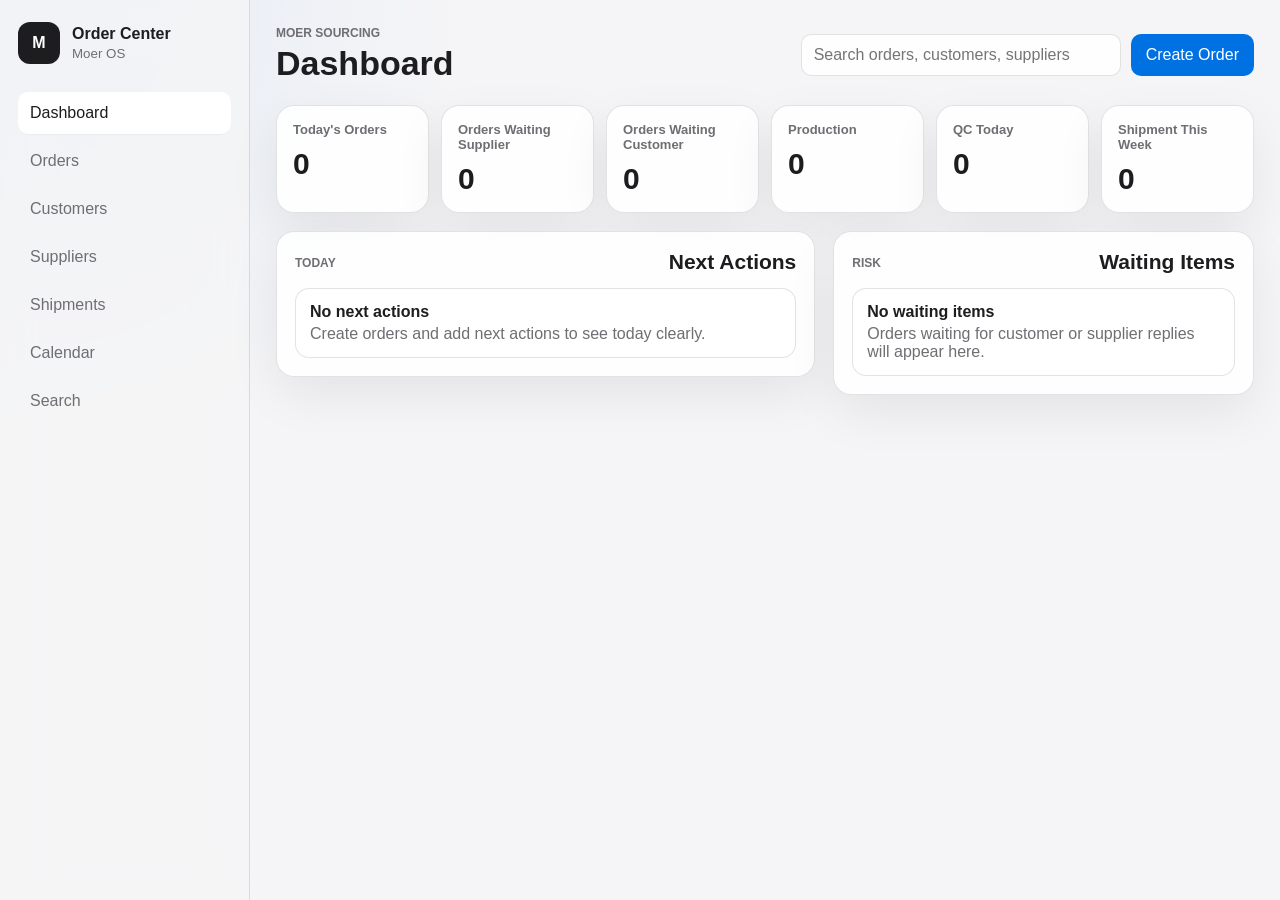
<file: 03-Apps/Order-Center/index.html>
<!DOCTYPE html>
<html lang="en">
<head>
  <meta charset="UTF-8">
  <meta name="viewport" content="width=device-width, initial-scale=1.0">
  <title>Moer OS Order Center</title>
  <link rel="stylesheet" href="styles.css">
</head>
<body>
  <div class="app-shell">
    <aside class="sidebar">
      <div class="brand">
        <span class="brand-mark">M</span>
        <div>
          <strong>Order Center</strong>
          <small>Moer OS</small>
        </div>
      </div>
      <nav class="nav-list" aria-label="Order Center navigation">
        <button class="nav-item active" data-view="dashboard" type="button">Dashboard</button>
        <button class="nav-item" data-view="orders" type="button">Orders</button>
        <button class="nav-item" data-view="customers" type="button">Customers</button>
        <button class="nav-item" data-view="suppliers" type="button">Suppliers</button>
        <button class="nav-item" data-view="shipments" type="button">Shipments</button>
        <button class="nav-item" data-view="calendar" type="button">Calendar</button>
        <button class="nav-item" data-view="search" type="button">Search</button>
      </nav>
    </aside>

    <main class="main">
      <header class="topbar">
        <div>
          <p class="eyebrow">Moer Sourcing</p>
          <h1 id="viewTitle">Dashboard</h1>
        </div>
        <div class="topbar-actions">
          <input id="globalSearch" type="search" placeholder="Search orders, customers, suppliers">
          <button class="primary-button" id="newOrderButton" type="button">Create Order</button>
        </div>
      </header>

      <section class="view active" id="dashboard">
        <div class="metric-grid" id="metricGrid"></div>
        <div class="dashboard-grid">
          <section class="panel">
            <div class="panel-heading">
              <p class="eyebrow">Today</p>
              <h2>Next Actions</h2>
            </div>
            <div id="todayActionList" class="stack-list"></div>
          </section>
          <section class="panel">
            <div class="panel-heading">
              <p class="eyebrow">Risk</p>
              <h2>Waiting Items</h2>
            </div>
            <div id="waitingList" class="stack-list"></div>
          </section>
        </div>
      </section>

      <section class="view" id="orders">
        <div class="orders-layout">
          <section class="panel orders-panel">
            <div class="toolbar">
              <input id="orderSearch" type="search" placeholder="Search orders">
              <select id="statusFilter" aria-label="Filter by status">
                <option value="">All status</option>
              </select>
              <select id="priorityFilter" aria-label="Filter by priority">
                <option value="">All priority</option>
              </select>
            </div>
            <div id="ordersList" class="orders-list"></div>
          </section>
          <section class="panel detail-panel">
            <div id="orderDetail" class="order-detail empty-detail">
              <p class="eyebrow">Order Detail</p>
              <h2>Select an order</h2>
              <p>Choose an order from the list, or create a new one to start tracking work.</p>
            </div>
          </section>
        </div>
      </section>

      <section class="view" id="customers">
        <div class="page-grid" id="customerGrid"></div>
      </section>

      <section class="view" id="suppliers">
        <div class="page-grid" id="supplierGrid"></div>
      </section>

      <section class="view" id="shipments">
        <div class="panel">
          <div class="panel-heading">
            <p class="eyebrow">Shipping</p>
            <h2>Shipment Plan</h2>
          </div>
          <div id="shipmentList" class="stack-list"></div>
        </div>
      </section>

      <section class="view" id="calendar">
        <div class="panel">
          <div class="panel-heading">
            <p class="eyebrow">Calendar</p>
            <h2>Upcoming Dates</h2>
          </div>
          <div id="calendarList" class="timeline-list"></div>
        </div>
      </section>

      <section class="view" id="search">
        <div class="panel search-panel">
          <input id="searchPageInput" type="search" placeholder="Search all Order Center data">
          <div id="searchResults" class="stack-list"></div>
        </div>
      </section>
    </main>
  </div>

  <nav class="mobile-nav" aria-label="Mobile navigation">
    <button class="mobile-item active" data-view="dashboard" type="button">Dash</button>
    <button class="mobile-item" data-view="orders" type="button">Orders</button>
    <button class="mobile-item" data-view="customers" type="button">Customers</button>
    <button class="mobile-item" data-view="suppliers" type="button">Suppliers</button>
    <button class="mobile-item" data-view="shipments" type="button">Ship</button>
    <button class="mobile-item" data-view="calendar" type="button">Cal</button>
    <button class="mobile-item" data-view="search" type="button">Search</button>
  </nav>

  <dialog id="orderDialog" class="order-dialog">
    <form id="orderForm" method="dialog">
      <div class="dialog-header">
        <div>
          <p class="eyebrow">Order</p>
          <h2 id="formTitle">Create Order</h2>
        </div>
        <button class="ghost-button icon-button" id="closeDialogButton" type="button" aria-label="Close">x</button>
      </div>

      <input id="orderId" type="hidden">
      <div class="form-grid">
        <label>
          Order name
          <input id="orderName" type="text" placeholder="Stationery mixed container" required>
        </label>
        <label>
          Customer
          <input id="customerName" type="text" placeholder="Customer name" required>
        </label>
        <label>
          Supplier
          <input id="supplierName" type="text" placeholder="Supplier name">
        </label>
        <label>
          Status
          <select id="orderStatus"></select>
        </label>
        <label>
          Priority
          <select id="orderPriority"></select>
        </label>
        <label>
          Shipment date
          <input id="shipmentDate" type="date">
        </label>
        <label>
          QC date
          <input id="qcDate" type="date">
        </label>
        <label>
          Country
          <input id="country" type="text" placeholder="Destination country">
        </label>
        <label class="full-field">
          Next action
          <input id="nextAction" type="text" placeholder="Ask supplier for update">
        </label>
        <label class="full-field">
          Notes
          <textarea id="notes" placeholder="Customer request, supplier update, quality issue, payment note"></textarea>
        </label>
      </div>

      <div class="dialog-actions">
        <button class="ghost-button" id="cancelFormButton" type="button">Cancel</button>
        <button class="primary-button" type="submit">Save Order</button>
      </div>
    </form>
  </dialog>

  <script src="app.js"></script>
</body>
</html>
</file>
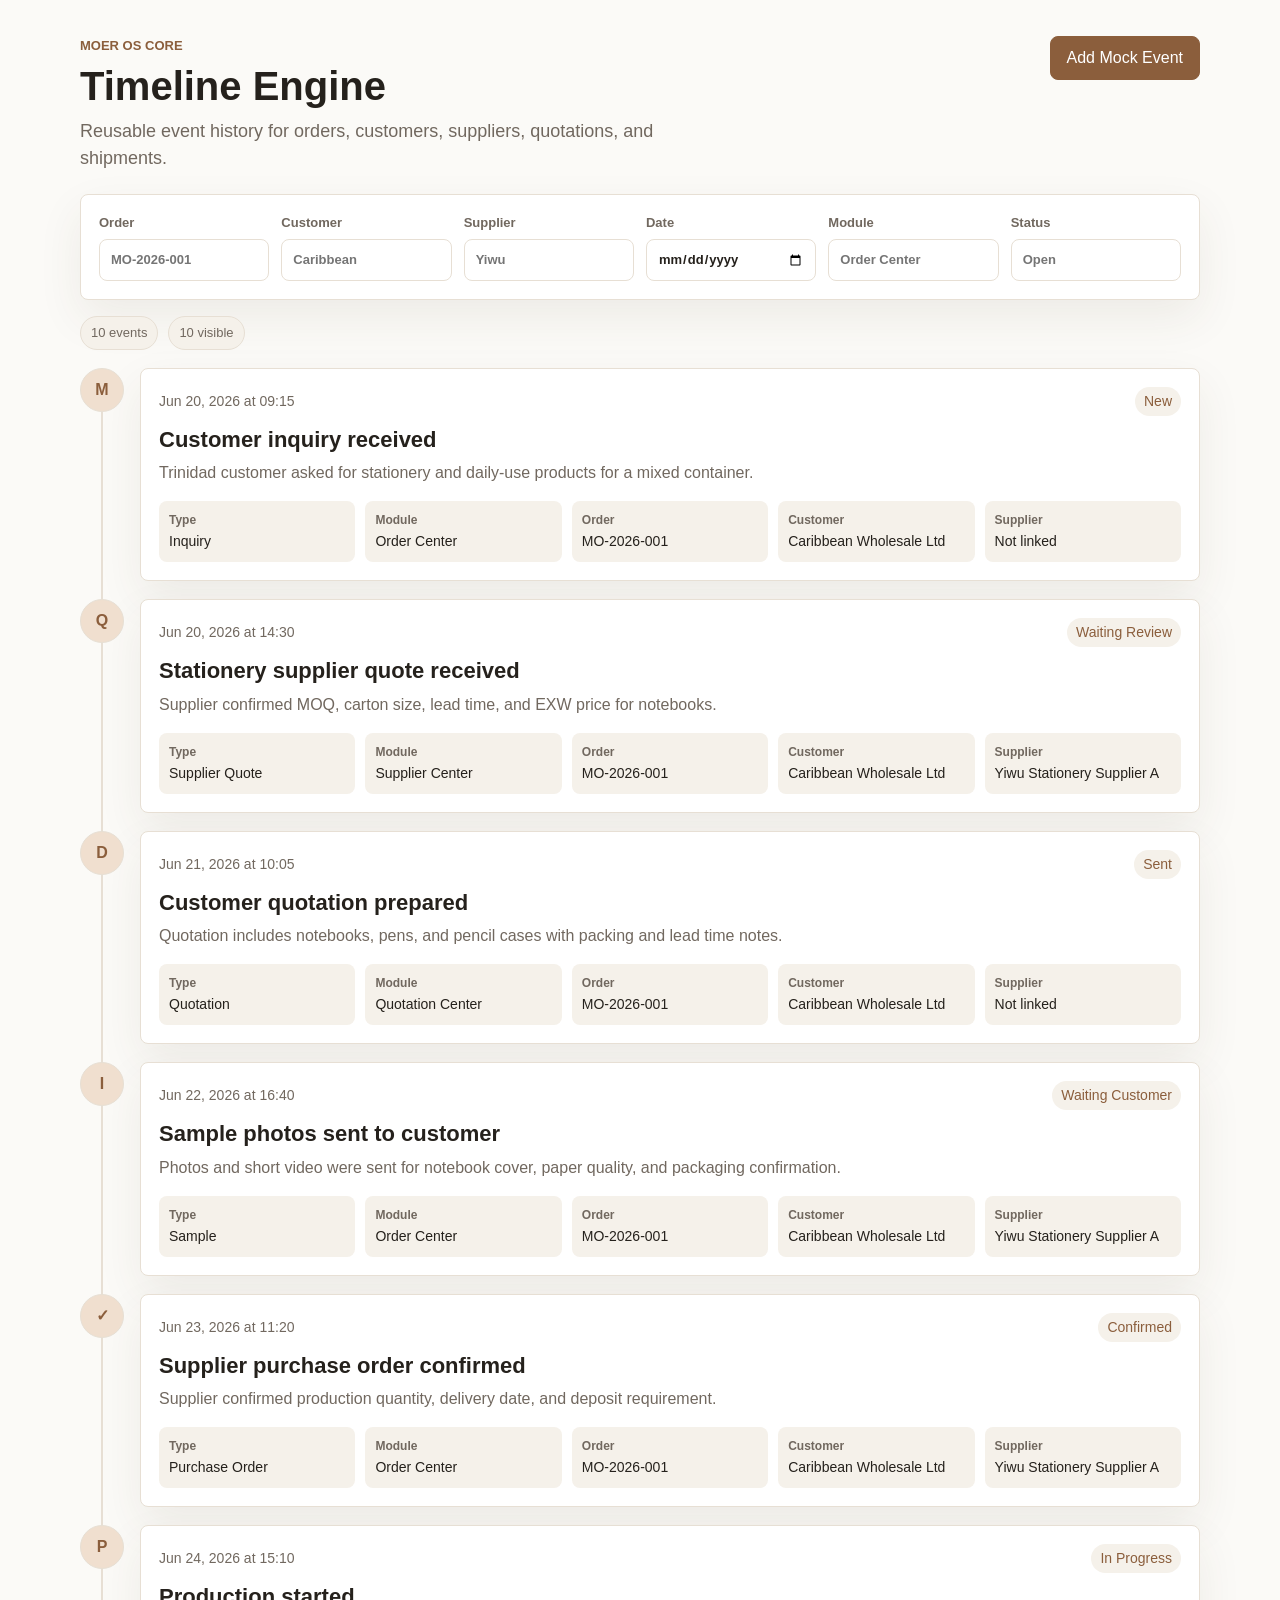
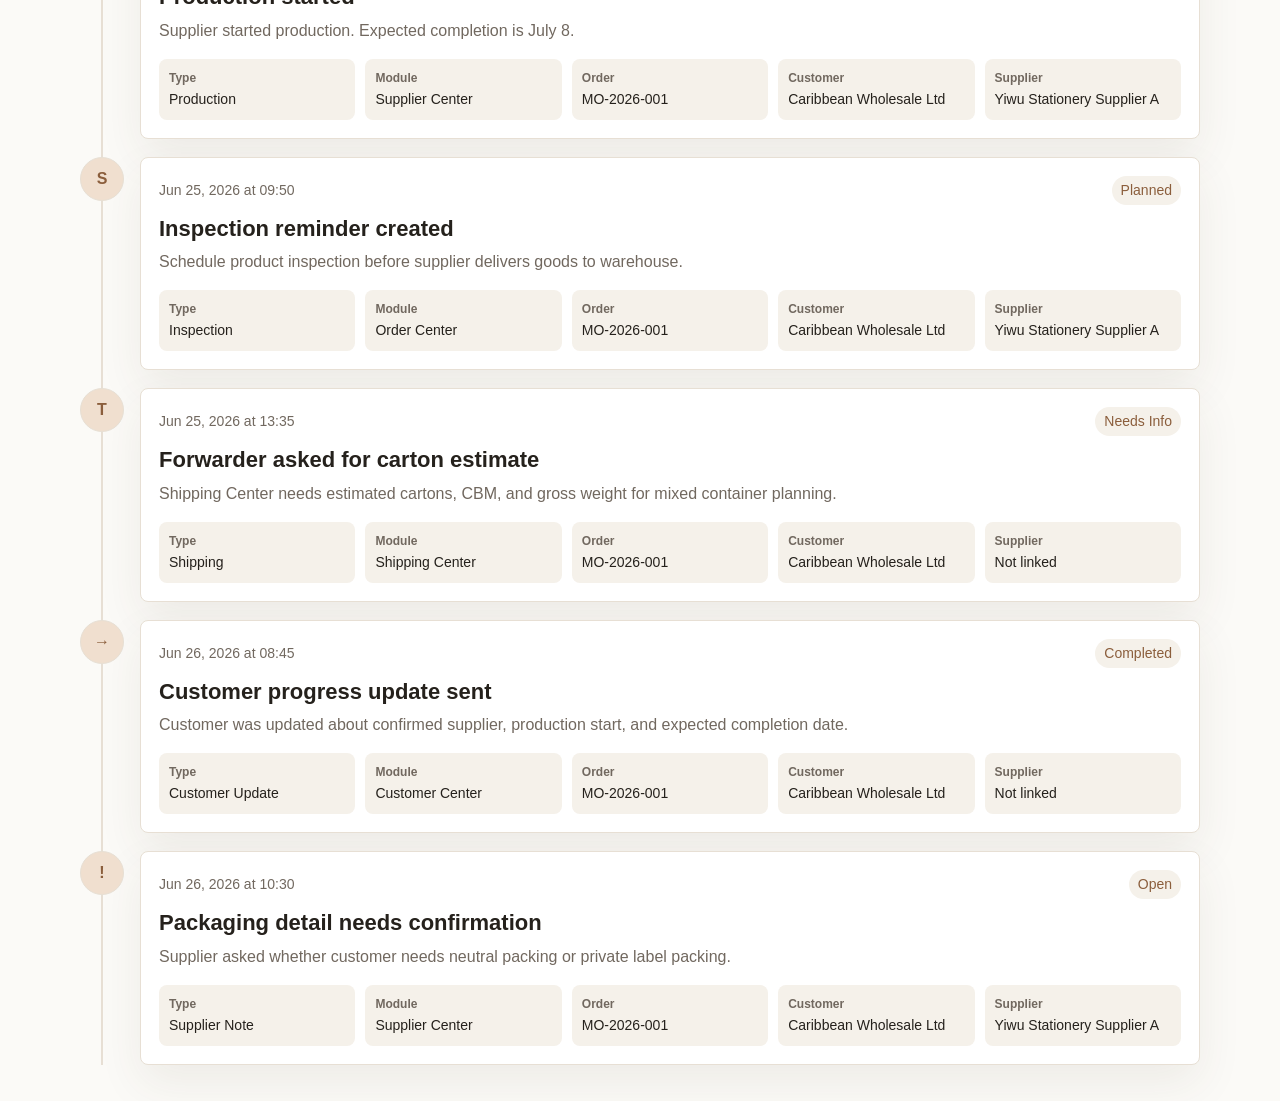
<file: Core/Timeline/index.html>
<!DOCTYPE html>
<html lang="en">
<head>
  <meta charset="UTF-8">
  <meta name="viewport" content="width=device-width, initial-scale=1.0">
  <title>Moer OS Timeline Engine</title>
  <link rel="stylesheet" href="timeline.css">
</head>
<body class="timeline-demo-page">
  <main class="timeline-demo-shell">
    <div id="timelineRoot"></div>
  </main>

  <script type="application/json" id="timelineMockData">
[
  {
    "id": "evt-001",
    "date": "2026-06-20",
    "time": "09:15",
    "eventType": "Inquiry",
    "title": "Customer inquiry received",
    "description": "Trinidad customer asked for stationery and daily-use products for a mixed container.",
    "relatedModule": "Order Center",
    "relatedOrderId": "MO-2026-001",
    "relatedCustomer": "Caribbean Wholesale Ltd",
    "relatedSupplier": "",
    "status": "New",
    "icon": "message"
  },
  {
    "id": "evt-002",
    "date": "2026-06-20",
    "time": "14:30",
    "eventType": "Supplier Quote",
    "title": "Stationery supplier quote received",
    "description": "Supplier confirmed MOQ, carton size, lead time, and EXW price for notebooks.",
    "relatedModule": "Supplier Center",
    "relatedOrderId": "MO-2026-001",
    "relatedCustomer": "Caribbean Wholesale Ltd",
    "relatedSupplier": "Yiwu Stationery Supplier A",
    "status": "Waiting Review",
    "icon": "quote"
  },
  {
    "id": "evt-003",
    "date": "2026-06-21",
    "time": "10:05",
    "eventType": "Quotation",
    "title": "Customer quotation prepared",
    "description": "Quotation includes notebooks, pens, and pencil cases with packing and lead time notes.",
    "relatedModule": "Quotation Center",
    "relatedOrderId": "MO-2026-001",
    "relatedCustomer": "Caribbean Wholesale Ltd",
    "relatedSupplier": "",
    "status": "Sent",
    "icon": "file"
  },
  {
    "id": "evt-004",
    "date": "2026-06-22",
    "time": "16:40",
    "eventType": "Sample",
    "title": "Sample photos sent to customer",
    "description": "Photos and short video were sent for notebook cover, paper quality, and packaging confirmation.",
    "relatedModule": "Order Center",
    "relatedOrderId": "MO-2026-001",
    "relatedCustomer": "Caribbean Wholesale Ltd",
    "relatedSupplier": "Yiwu Stationery Supplier A",
    "status": "Waiting Customer",
    "icon": "image"
  },
  {
    "id": "evt-005",
    "date": "2026-06-23",
    "time": "11:20",
    "eventType": "Purchase Order",
    "title": "Supplier purchase order confirmed",
    "description": "Supplier confirmed production quantity, delivery date, and deposit requirement.",
    "relatedModule": "Order Center",
    "relatedOrderId": "MO-2026-001",
    "relatedCustomer": "Caribbean Wholesale Ltd",
    "relatedSupplier": "Yiwu Stationery Supplier A",
    "status": "Confirmed",
    "icon": "check"
  },
  {
    "id": "evt-006",
    "date": "2026-06-24",
    "time": "15:10",
    "eventType": "Production",
    "title": "Production started",
    "description": "Supplier started production. Expected completion is July 8.",
    "relatedModule": "Supplier Center",
    "relatedOrderId": "MO-2026-001",
    "relatedCustomer": "Caribbean Wholesale Ltd",
    "relatedSupplier": "Yiwu Stationery Supplier A",
    "status": "In Progress",
    "icon": "factory"
  },
  {
    "id": "evt-007",
    "date": "2026-06-25",
    "time": "09:50",
    "eventType": "Inspection",
    "title": "Inspection reminder created",
    "description": "Schedule product inspection before supplier delivers goods to warehouse.",
    "relatedModule": "Order Center",
    "relatedOrderId": "MO-2026-001",
    "relatedCustomer": "Caribbean Wholesale Ltd",
    "relatedSupplier": "Yiwu Stationery Supplier A",
    "status": "Planned",
    "icon": "search"
  },
  {
    "id": "evt-008",
    "date": "2026-06-25",
    "time": "13:35",
    "eventType": "Shipping",
    "title": "Forwarder asked for carton estimate",
    "description": "Shipping Center needs estimated cartons, CBM, and gross weight for mixed container planning.",
    "relatedModule": "Shipping Center",
    "relatedOrderId": "MO-2026-001",
    "relatedCustomer": "Caribbean Wholesale Ltd",
    "relatedSupplier": "",
    "status": "Needs Info",
    "icon": "ship"
  },
  {
    "id": "evt-009",
    "date": "2026-06-26",
    "time": "08:45",
    "eventType": "Customer Update",
    "title": "Customer progress update sent",
    "description": "Customer was updated about confirmed supplier, production start, and expected completion date.",
    "relatedModule": "Customer Center",
    "relatedOrderId": "MO-2026-001",
    "relatedCustomer": "Caribbean Wholesale Ltd",
    "relatedSupplier": "",
    "status": "Completed",
    "icon": "send"
  },
  {
    "id": "evt-010",
    "date": "2026-06-26",
    "time": "10:30",
    "eventType": "Supplier Note",
    "title": "Packaging detail needs confirmation",
    "description": "Supplier asked whether customer needs neutral packing or private label packing.",
    "relatedModule": "Supplier Center",
    "relatedOrderId": "MO-2026-001",
    "relatedCustomer": "Caribbean Wholesale Ltd",
    "relatedSupplier": "Yiwu Stationery Supplier A",
    "status": "Open",
    "icon": "alert"
  }
]
  </script>
  <script src="timeline.js"></script>
  <script>
    const timelineRoot = document.querySelector("#timelineRoot");
    const mockDataElement = document.querySelector("#timelineMockData");
    const mockEvents = JSON.parse(mockDataElement.textContent);

    const timeline = new MoerTimelineEngine({
      root: timelineRoot,
      events: mockEvents
    });

    timeline.init();
  </script>
</body>
</html>
</file>
<file: 03-Apps/Knowledge-Center/styles.css>
:root {
  --bg: #f8faf8;
  --surface: #ffffff;
  --soft: #eef4ef;
  --soft-2: #f5efe8;
  --text: #20241f;
  --muted: #687268;
  --line: #dde6dd;
  --accent: #3d6b4f;
  --accent-2: #8b5e3c;
  --danger: #a9493c;
  --shadow: 0 18px 48px rgba(31, 53, 39, 0.08);
}

* {
  box-sizing: border-box;
}

body {
  margin: 0;
  background: var(--bg);
  color: var(--text);
  font-family: Arial, Helvetica, sans-serif;
  line-height: 1.5;
}

button,
input,
select,
textarea {
  font: inherit;
}

button {
  cursor: pointer;
}

.app-shell {
  min-height: 100vh;
  display: flex;
}

.sidebar {
  position: sticky;
  top: 0;
  width: 278px;
  height: 100vh;
  padding: 26px 18px;
  background: #fcfdfb;
  border-right: 1px solid var(--line);
}

.brand {
  display: flex;
  gap: 12px;
  align-items: center;
  margin-bottom: 28px;
}

.brand-mark {
  display: grid;
  place-items: center;
  width: 44px;
  height: 44px;
  border-radius: 8px;
  background: var(--accent);
  color: #fff;
  font-weight: 700;
  font-size: 22px;
}

.brand-title,
.brand-subtitle {
  margin: 0;
}

.brand-title {
  font-size: 19px;
  font-weight: 700;
}

.brand-subtitle {
  color: var(--muted);
  font-size: 13px;
}

.nav-list {
  display: grid;
  gap: 8px;
}

.nav-item,
.bottom-item {
  border: 0;
  border-radius: 8px;
  background: transparent;
  color: var(--muted);
  text-align: left;
}

.nav-item {
  min-height: 44px;
  padding: 0 13px;
}

.nav-item.active,
.bottom-item.active {
  background: var(--soft);
  color: var(--accent);
  font-weight: 700;
}

.main-content {
  flex: 1;
  width: calc(100% - 278px);
  max-width: 1240px;
  padding: 36px;
}

.topbar {
  display: flex;
  align-items: flex-start;
  justify-content: space-between;
  gap: 18px;
  margin-bottom: 26px;
}

.eyebrow,
.card-label {
  margin: 0 0 8px;
  color: var(--accent);
  font-size: 12px;
  font-weight: 700;
  text-transform: uppercase;
}

h1,
h2,
p {
  overflow-wrap: anywhere;
}

h1 {
  margin: 0;
  font-size: 38px;
  line-height: 1.12;
}

h2 {
  margin: 0;
  font-size: 22px;
  line-height: 1.25;
}

.primary-button,
.secondary-button {
  min-height: 44px;
  border-radius: 8px;
  padding: 0 15px;
}

.primary-button {
  border: 1px solid var(--accent);
  background: var(--accent);
  color: #fff;
}

.secondary-button {
  border: 1px solid var(--line);
  background: var(--surface);
  color: var(--text);
}

.view {
  display: none;
}

.view.active {
  display: block;
}

.stats-grid {
  display: grid;
  grid-template-columns: repeat(4, minmax(0, 1fr));
  gap: 16px;
  margin-bottom: 18px;
}

.stat-card,
.panel,
.article-editor,
.article-index,
.search-panel,
.category-card,
.article-card,
.metadata-card {
  border: 1px solid var(--line);
  border-radius: 8px;
  background: var(--surface);
  box-shadow: var(--shadow);
}

.stat-card {
  padding: 20px;
}

.stat-card p {
  margin: 0 0 8px;
  color: var(--muted);
}

.stat-card strong {
  font-size: 34px;
  line-height: 1;
}

.dashboard-layout {
  display: grid;
  grid-template-columns: repeat(2, minmax(0, 1fr));
  gap: 18px;
}

.panel {
  padding: 20px;
}

.wide-panel {
  grid-column: span 2;
}

.section-heading {
  margin-bottom: 16px;
}

.article-list {
  display: grid;
  gap: 10px;
}

.article-card {
  width: 100%;
  padding: 14px;
  text-align: left;
  border-color: var(--line);
}

.article-card:hover,
.article-card:focus {
  outline: none;
  border-color: var(--accent);
}

.article-card h3 {
  margin: 0 0 6px;
  font-size: 17px;
}

.article-card p {
  margin: 0;
  color: var(--muted);
  font-size: 14px;
}

.article-meta-line {
  display: flex;
  gap: 8px;
  flex-wrap: wrap;
  margin-top: 10px;
}

.pill {
  display: inline-flex;
  align-items: center;
  min-height: 24px;
  padding: 0 8px;
  border-radius: 999px;
  background: var(--soft);
  color: var(--accent);
  font-size: 12px;
}

.category-grid {
  display: grid;
  grid-template-columns: repeat(4, minmax(0, 1fr));
  gap: 16px;
}

.category-card {
  min-height: 130px;
  padding: 18px;
}

.category-card h2 {
  margin-bottom: 8px;
}

.category-card p {
  margin: 0;
  color: var(--muted);
}

.article-layout {
  display: grid;
  grid-template-columns: 320px minmax(0, 1fr);
  gap: 18px;
}

.article-index,
.article-editor {
  padding: 18px;
}

.article-index {
  align-self: start;
  max-height: calc(100vh - 118px);
  overflow: auto;
}

.editor-toolbar {
  display: flex;
  justify-content: flex-end;
  gap: 10px;
  flex-wrap: wrap;
  margin-bottom: 18px;
}

.editor-grid,
.filter-grid {
  display: grid;
  grid-template-columns: repeat(2, minmax(0, 1fr));
  gap: 14px;
}

label {
  display: grid;
  gap: 7px;
  color: var(--muted);
  font-weight: 700;
}

input,
select,
textarea {
  width: 100%;
  border: 1px solid var(--line);
  border-radius: 8px;
  background: #fff;
  color: var(--text);
  outline: none;
}

input,
select {
  min-height: 44px;
  padding: 0 12px;
}

textarea {
  min-height: 106px;
  padding: 12px;
  resize: vertical;
}

.content-area {
  min-height: 260px;
}

input:focus,
select:focus,
textarea:focus {
  border-color: var(--accent);
  box-shadow: 0 0 0 3px rgba(61, 107, 79, 0.14);
}

.full-field {
  margin-top: 14px;
}

.metadata-grid {
  display: grid;
  grid-template-columns: repeat(3, minmax(0, 1fr));
  gap: 14px;
  margin-top: 16px;
}

.metadata-card {
  padding: 16px;
  box-shadow: none;
}

.metadata-card p {
  margin: 0;
  color: var(--muted);
}

pre {
  white-space: pre-wrap;
  margin: 0;
  color: var(--muted);
  font-size: 12px;
}

.revision-list {
  margin: 0;
  padding-left: 18px;
  color: var(--muted);
}

.search-panel {
  padding: 18px;
  margin-bottom: 18px;
}

.search-box {
  margin-bottom: 14px;
}

.checkbox-label {
  display: flex;
  align-items: center;
  gap: 10px;
  min-height: 44px;
  padding-top: 24px;
}

.checkbox-label input {
  width: 18px;
  min-height: 18px;
}

.ai-panel > p:last-of-type {
  max-width: 760px;
  color: var(--muted);
}

.ai-schema-grid {
  display: grid;
  grid-template-columns: repeat(4, minmax(0, 1fr));
  gap: 14px;
  margin-top: 18px;
}

.ai-schema-grid article {
  min-height: 120px;
  padding: 16px;
  border-radius: 8px;
  background: var(--soft);
}

.ai-schema-grid strong,
.ai-schema-grid span {
  display: block;
}

.ai-schema-grid span {
  margin-top: 8px;
  color: var(--muted);
}

.empty-state {
  margin: 0;
  color: var(--muted);
}

.bottom-nav {
  display: none;
}

@media (max-width: 1060px) {
  .sidebar {
    display: none;
  }

  .main-content {
    width: 100%;
    padding: 26px 18px 92px;
  }

  .bottom-nav {
    position: fixed;
    left: 0;
    right: 0;
    bottom: 0;
    z-index: 20;
    display: grid;
    grid-template-columns: repeat(5, 1fr);
    gap: 4px;
    padding: 8px;
    border-top: 1px solid var(--line);
    background: rgba(252, 253, 251, 0.97);
  }

  .bottom-item {
    min-height: 48px;
    padding: 0 4px;
    text-align: center;
    font-size: 12px;
  }

  .stats-grid,
  .category-grid,
  .ai-schema-grid {
    grid-template-columns: repeat(2, minmax(0, 1fr));
  }

  .article-layout {
    grid-template-columns: 1fr;
  }

  .article-index {
    max-height: none;
  }
}

@media (max-width: 680px) {
  .main-content {
    padding: 22px 14px 90px;
  }

  .topbar {
    display: grid;
  }

  h1 {
    font-size: 31px;
  }

  .primary-button {
    width: 100%;
  }

  .stats-grid,
  .dashboard-layout,
  .category-grid,
  .editor-grid,
  .filter-grid,
  .metadata-grid,
  .ai-schema-grid {
    grid-template-columns: 1fr;
  }

  .wide-panel {
    grid-column: span 1;
  }

  .checkbox-label {
    padding-top: 0;
  }
}
</file>
<file: 03-Apps/Moer-OS-V1/styles.css>
:root {
  --bg: #fbfaf7;
  --surface: #ffffff;
  --surface-soft: #f5f1ea;
  --text: #25211c;
  --muted: #71685f;
  --line: #e7dfd4;
  --accent: #8b5e3c;
  --accent-soft: #f0dfcf;
  --urgent: #a9493c;
  --shadow: 0 18px 45px rgba(79, 58, 40, 0.08);
}

* {
  box-sizing: border-box;
}

body {
  margin: 0;
  background: var(--bg);
  color: var(--text);
  font-family: Arial, Helvetica, sans-serif;
  font-size: 16px;
  line-height: 1.5;
}

button,
input,
select,
textarea {
  font: inherit;
}

button {
  cursor: pointer;
}

.app-shell {
  min-height: 100vh;
  display: flex;
}

.sidebar {
  position: sticky;
  top: 0;
  width: 280px;
  height: 100vh;
  padding: 28px 20px;
  background: #fffdf9;
  border-right: 1px solid var(--line);
}

.brand {
  display: flex;
  align-items: center;
  gap: 12px;
  margin-bottom: 22px;
}

.brand-mark {
  display: grid;
  place-items: center;
  width: 44px;
  height: 44px;
  border-radius: 8px;
  background: var(--accent);
  color: #fff;
  font-size: 22px;
  font-weight: 700;
}

.brand-name,
.brand-subtitle {
  margin: 0;
}

.brand-name {
  font-size: 20px;
  font-weight: 700;
}

.brand-subtitle {
  color: var(--muted);
  font-size: 13px;
}

.nav-list {
  display: grid;
  gap: 8px;
}

.search-trigger {
  display: flex;
  align-items: center;
  justify-content: space-between;
  width: 100%;
  min-height: 44px;
  margin-bottom: 24px;
  padding: 0 12px;
  border: 1px solid var(--line);
  border-radius: 8px;
  background: var(--surface);
  color: var(--muted);
  text-align: left;
}

kbd {
  min-width: 32px;
  padding: 3px 7px;
  border: 1px solid var(--line);
  border-radius: 6px;
  background: var(--surface-soft);
  color: var(--muted);
  font-size: 12px;
  font-family: Arial, Helvetica, sans-serif;
  text-align: center;
}

.nav-item,
.bottom-item {
  border: 0;
  color: var(--muted);
  background: transparent;
  border-radius: 8px;
  text-align: left;
}

.nav-item {
  padding: 12px 14px;
}

.nav-item.active,
.bottom-item.active {
  background: var(--accent-soft);
  color: var(--text);
  font-weight: 700;
}

.main-content {
  flex: 1;
  padding: 44px;
  max-width: 1180px;
}

.page {
  display: none;
}

.page.active {
  display: block;
}

.page-header {
  margin-bottom: 28px;
}

.eyebrow,
.card-label {
  margin: 0 0 8px;
  color: var(--accent);
  font-size: 13px;
  font-weight: 700;
  letter-spacing: 0;
  text-transform: uppercase;
}

h1,
h2,
p {
  overflow-wrap: anywhere;
}

h1 {
  margin: 0;
  font-size: 38px;
  line-height: 1.12;
}

h2 {
  margin: 0 0 18px;
  font-size: 24px;
  line-height: 1.25;
}

.date-line {
  margin: 8px 0 0;
  color: var(--muted);
  font-size: 18px;
}

.dashboard-grid {
  display: grid;
  grid-template-columns: repeat(3, minmax(0, 1fr));
  gap: 18px;
}

.portal-section {
  margin-bottom: 24px;
}

.section-heading {
  margin-bottom: 16px;
}

.module-grid {
  display: grid;
  grid-template-columns: repeat(3, minmax(0, 1fr));
  gap: 18px;
}

.today-overview-section {
  padding-top: 4px;
}

.today-quick-actions {
  display: flex;
  gap: 10px;
  flex-wrap: wrap;
  margin-bottom: 18px;
}

.today-overview-grid {
  display: grid;
  grid-template-columns: repeat(4, minmax(0, 1fr));
  gap: 14px;
}

.today-overview-card {
  display: grid;
  gap: 14px;
  min-height: 198px;
  padding: 16px;
  border: 1px solid var(--line);
  border-radius: 8px;
  background: var(--surface);
  box-shadow: var(--shadow);
}

.today-overview-card-header {
  display: grid;
  grid-template-columns: 1fr auto;
  gap: 4px 10px;
  align-items: start;
}

.today-overview-card-header .card-label {
  grid-column: 1 / -1;
}

.today-overview-card-header h3 {
  margin: 0;
  font-size: 18px;
  line-height: 1.2;
}

.today-overview-card-header strong {
  display: grid;
  min-width: 34px;
  min-height: 34px;
  place-items: center;
  border-radius: 8px;
  background: var(--surface-soft);
  color: var(--text);
  font-size: 18px;
}

.today-overview-list {
  display: grid;
  gap: 8px;
}

.today-overview-item {
  display: grid;
  gap: 3px;
  width: 100%;
  min-height: 58px;
  padding: 10px;
  border: 1px solid var(--line);
  border-radius: 8px;
  background: #fffdf9;
  color: var(--text);
  text-align: left;
}

.today-overview-item:hover,
.today-overview-item:focus {
  border-color: var(--accent);
  outline: none;
}

.today-overview-item strong {
  font-size: 14px;
  line-height: 1.25;
}

.today-overview-item span {
  color: var(--muted);
  font-size: 12px;
}

.focus-card,
.card,
.app-card,
.module-card,
.settings-panel {
  background: var(--surface);
  border: 1px solid var(--line);
  border-radius: 8px;
  box-shadow: var(--shadow);
}

.focus-card {
  grid-column: span 2;
  padding: 24px;
}

.card,
.app-card {
  min-height: 156px;
  padding: 22px;
}

.urgent {
  border-color: #efc7bf;
}

.urgent .card-label {
  color: var(--urgent);
}

textarea,
input,
select {
  width: 100%;
  border: 1px solid var(--line);
  border-radius: 8px;
  background: #fff;
  color: var(--text);
  outline: none;
}

textarea:focus,
input:focus,
select:focus {
  border-color: var(--accent);
  box-shadow: 0 0 0 3px rgba(139, 94, 60, 0.12);
}

textarea {
  min-height: 112px;
  resize: vertical;
  padding: 14px;
}

input,
select {
  min-height: 46px;
  padding: 0 12px;
}

.simple-list {
  margin: 0;
  padding-left: 18px;
  color: var(--muted);
}

.simple-list li + li {
  margin-top: 8px;
}

.list-card,
.daily-card {
  display: grid;
  align-content: start;
  gap: 14px;
}

.list-card h2 {
  margin-bottom: 0;
}

.add-row {
  display: grid;
  grid-template-columns: minmax(0, 1fr) auto;
  gap: 8px;
}

.add-row button,
.item-actions button {
  min-height: 42px;
  border: 1px solid var(--line);
  border-radius: 8px;
  background: var(--surface-soft);
  color: var(--text);
}

.add-row button {
  min-width: 72px;
  padding: 0 14px;
  background: var(--accent);
  border-color: var(--accent);
  color: #fff;
}

.editable-list {
  display: grid;
  gap: 10px;
}

.empty-state {
  margin: 0;
  color: var(--muted);
  font-size: 14px;
}

.editable-item {
  display: grid;
  gap: 8px;
  padding: 12px;
  border: 1px solid var(--line);
  border-radius: 8px;
  background: #fffdf9;
}

.item-text {
  margin: 0;
  color: var(--text);
}

.item-actions {
  display: flex;
  gap: 8px;
  flex-wrap: wrap;
}

.item-actions button {
  padding: 0 12px;
  color: var(--muted);
}

.item-actions button:last-child {
  color: var(--urgent);
}

.field-label {
  display: grid;
  gap: 8px;
  color: var(--muted);
  font-size: 14px;
  font-weight: 700;
}

.son-card {
  gap: 10px;
}

.actions-card {
  grid-column: span 2;
}

.quick-actions {
  display: grid;
  grid-template-columns: repeat(2, minmax(0, 1fr));
  gap: 10px;
}

.quick-actions button {
  min-height: 44px;
  border: 1px solid var(--line);
  border-radius: 8px;
  background: var(--surface-soft);
  color: var(--text);
}

.card-grid {
  display: grid;
  grid-template-columns: repeat(4, minmax(0, 1fr));
  gap: 18px;
}

.app-card {
  display: flex;
  flex-direction: column;
  justify-content: space-between;
  gap: 24px;
}

.module-card {
  display: flex;
  min-height: 220px;
  padding: 22px;
  flex-direction: column;
  justify-content: space-between;
  gap: 22px;
}

.app-card h2,
.module-card h2 {
  margin: 0;
  font-size: 21px;
}

.app-card p,
.module-card p {
  margin: 0;
  color: var(--muted);
}

.module-card-header {
  display: grid;
  gap: 10px;
}

.module-card-footer {
  display: flex;
  align-items: center;
  justify-content: space-between;
  gap: 12px;
  flex-wrap: wrap;
}

.status-pill {
  align-self: flex-start;
  padding: 5px 10px;
  border-radius: 999px;
  background: var(--surface-soft);
  color: var(--muted);
  font-size: 13px;
}

.status-ready {
  background: #e7f1e9;
  color: #3d6b4f;
}

.status-prototype {
  background: var(--accent-soft);
  color: var(--accent);
}

.status-planned {
  background: #eef0f3;
  color: #626b75;
}

.status-architecture {
  background: #f3ece2;
  color: #7c5a39;
}

.open-link {
  display: inline-flex;
  align-items: center;
  justify-content: center;
  min-height: 42px;
  padding: 0 14px;
  border: 1px solid var(--accent);
  border-radius: 8px;
  background: var(--accent);
  color: #fff;
  font-weight: 700;
  text-decoration: none;
}

.open-link.secondary {
  border-color: var(--line);
  background: var(--surface-soft);
  color: var(--text);
}

.info-panel,
.meal-planner-card,
.timeline-preview {
  margin-top: 18px;
  padding: 22px;
  border: 1px solid var(--line);
  border-radius: 8px;
  background: var(--surface);
  box-shadow: var(--shadow);
}

.info-panel p:last-child {
  margin: 0;
  color: var(--muted);
}

.workflow-strip {
  display: flex;
  gap: 10px;
  flex-wrap: wrap;
}

.workflow-strip span {
  min-height: 40px;
  display: inline-flex;
  align-items: center;
  padding: 0 12px;
  border: 1px solid var(--line);
  border-radius: 999px;
  background: var(--surface);
  color: var(--muted);
  box-shadow: var(--shadow);
}

.timeline-preview {
  display: grid;
  gap: 12px;
}

.timeline-preview article {
  display: grid;
  grid-template-columns: 72px minmax(0, 1fr);
  gap: 8px 14px;
  padding: 14px;
  border: 1px solid var(--line);
  border-radius: 8px;
  background: #fffdf9;
}

.timeline-preview span {
  grid-row: span 2;
  color: var(--accent);
  font-weight: 700;
}

.timeline-preview strong {
  color: var(--text);
}

.timeline-preview p {
  margin: 0;
  color: var(--muted);
}

.meal-planner-card {
  display: grid;
  gap: 16px;
}

.hidden {
  display: none !important;
}

.order-dashboard {
  display: grid;
  grid-template-columns: repeat(7, minmax(0, 1fr));
  gap: 12px;
  margin-bottom: 18px;
}

.customer-dashboard,
.supplier-dashboard,
.quotation-dashboard,
.shipment-dashboard,
.product-dashboard,
.finance-dashboard {
  display: grid;
  grid-template-columns: repeat(5, minmax(0, 1fr));
  gap: 12px;
  margin-bottom: 18px;
}

.shipment-dashboard,
.product-dashboard,
.finance-dashboard {
  grid-template-columns: repeat(6, minmax(0, 1fr));
}

.finance-metric-card strong {
  font-size: 20px;
  line-height: 1.15;
}

.order-metric-card {
  min-height: 112px;
  padding: 16px;
  border: 1px solid var(--line);
  border-radius: 8px;
  background: var(--surface);
  box-shadow: var(--shadow);
}

.order-metric-card span {
  display: block;
  min-height: 34px;
  color: var(--muted);
  font-size: 13px;
  font-weight: 700;
}

.order-metric-card strong {
  display: block;
  margin-top: 12px;
  color: var(--text);
  font-size: 30px;
  line-height: 1;
}

.order-center-layout,
.customer-center-layout,
.supplier-center-layout,
.quotation-center-layout,
.shipment-center-layout,
.product-center-layout,
.finance-center-layout {
  display: grid;
  grid-template-columns: minmax(300px, 0.9fr) minmax(280px, 0.8fr) minmax(340px, 1fr);
  gap: 18px;
  align-items: start;
}

.order-panel,
.customer-panel,
.supplier-panel,
.quotation-panel,
.shipment-panel,
.product-panel,
.finance-panel {
  padding: 22px;
  border: 1px solid var(--line);
  border-radius: 8px;
  background: var(--surface);
  box-shadow: var(--shadow);
}

.order-form,
.customer-form,
.supplier-form,
.quotation-form,
.shipment-form,
.product-form,
.finance-form {
  display: grid;
  grid-template-columns: repeat(2, minmax(0, 1fr));
  gap: 14px;
}

.order-form label,
.order-panel label,
.customer-form label,
.customer-panel label,
.supplier-form label,
.supplier-panel label,
.quotation-form label,
.quotation-panel label,
.shipment-form label,
.shipment-panel label,
.product-form label,
.product-panel label,
.finance-form label,
.finance-panel label {
  display: grid;
  gap: 7px;
  color: var(--muted);
  font-size: 14px;
  font-weight: 700;
}

.full-field,
.order-form-actions,
.customer-form-actions,
.supplier-form-actions,
.quotation-form-actions,
.shipment-form-actions,
.product-form-actions,
.finance-form-actions {
  grid-column: 1 / -1;
}

.order-form-actions,
.customer-form-actions,
.supplier-form-actions,
.quotation-form-actions,
.shipment-form-actions,
.product-form-actions,
.finance-form-actions {
  display: flex;
  gap: 10px;
  flex-wrap: wrap;
}

.order-list,
.customer-list,
.supplier-list,
.quotation-list,
.shipment-list,
.product-list,
.finance-list,
.related-orders,
.customer-timeline,
.supplier-timeline,
.shipment-timeline,
.finance-timeline {
  display: grid;
  gap: 10px;
}

.order-filter-grid {
  display: grid;
  grid-template-columns: 1fr;
  gap: 10px;
  margin-bottom: 14px;
}

.customer-filter-grid,
.supplier-filter-grid,
.quotation-filter-grid,
.shipment-filter-grid,
.product-filter-grid,
.finance-filter-grid {
  display: grid;
  grid-template-columns: 1fr;
  gap: 10px;
  margin-bottom: 14px;
}

.customer-followup-panel {
  margin-bottom: 18px;
  padding: 22px;
  border: 1px solid var(--line);
  border-radius: 8px;
  background: var(--surface);
  box-shadow: var(--shadow);
}

.customer-followup-grid {
  display: grid;
  grid-template-columns: repeat(2, minmax(0, 1fr));
  gap: 14px;
}

.customer-mini-list {
  display: grid;
  gap: 8px;
}

.customer-mini-card {
  display: grid;
  gap: 3px;
  width: 100%;
  padding: 12px;
  border: 1px solid var(--line);
  border-radius: 8px;
  background: #fffdf9;
  color: var(--text);
  text-align: left;
}

.customer-mini-card span {
  color: var(--muted);
  font-size: 13px;
}

.order-list-card,
.customer-list-card,
.supplier-list-card,
.quotation-list-card,
.shipment-list-card,
.product-list-card,
.finance-list-card,
.related-order-card {
  width: 100%;
  padding: 14px;
  border: 1px solid var(--line);
  border-radius: 8px;
  background: #fffdf9;
  color: var(--text);
  text-align: left;
}

.order-list-card:hover,
.order-list-card:focus,
.order-list-card.active,
.customer-list-card:hover,
.customer-list-card:focus,
.customer-list-card.active,
.supplier-list-card:hover,
.supplier-list-card:focus,
.supplier-list-card.active,
.quotation-list-card:hover,
.quotation-list-card:focus,
.quotation-list-card.active,
.shipment-list-card:hover,
.shipment-list-card:focus,
.shipment-list-card.active,
.product-list-card:hover,
.product-list-card:focus,
.product-list-card.active,
.finance-list-card:hover,
.finance-list-card:focus,
.finance-list-card.active,
.related-order-card:hover,
.related-order-card:focus {
  border-color: var(--accent);
  outline: none;
}

.order-list-card h3,
.customer-list-card h3,
.supplier-list-card h3,
.quotation-list-card h3,
.shipment-list-card h3,
.product-list-card h3,
.finance-list-card h3,
.related-order-card strong {
  margin: 0 0 6px;
  font-size: 18px;
}

.order-list-card p,
.customer-list-card p,
.supplier-list-card p,
.quotation-list-card p,
.shipment-list-card p,
.product-list-card p,
.finance-list-card p,
.related-order-card p {
  margin: 0;
  color: var(--muted);
  font-size: 14px;
}

.order-list-meta,
.order-status-row {
  display: flex;
  gap: 8px;
  flex-wrap: wrap;
  margin-top: 10px;
}

.order-pill {
  display: inline-flex;
  align-items: center;
  min-height: 24px;
  padding: 0 8px;
  border-radius: 999px;
  background: var(--surface-soft);
  color: var(--muted);
  font-size: 12px;
}

.order-pill.priority-urgent,
.order-pill.priority-high {
  background: #f8ded8;
  color: var(--urgent);
}

.order-pill.status-paid,
.order-pill.status-delivered,
.order-pill.status-completed,
.order-pill.status-passed,
.order-pill.status-received {
  background: #e7f1e9;
  color: #3d6b4f;
}

.order-detail,
.customer-detail,
.supplier-detail,
.quotation-detail,
.shipment-detail,
.product-detail,
.finance-detail {
  display: grid;
  gap: 14px;
}

.order-detail-grid {
  display: grid;
  grid-template-columns: repeat(2, minmax(0, 1fr));
  gap: 10px;
}

.detail-field {
  padding: 12px;
  border-radius: 8px;
  background: var(--surface-soft);
}

.detail-field dt {
  margin-bottom: 3px;
  color: var(--muted);
  font-size: 12px;
  font-weight: 700;
}

.detail-field dd {
  margin: 0;
  color: var(--text);
  overflow-wrap: anywhere;
}

.detail-text-block {
  padding: 12px;
  border: 1px solid var(--line);
  border-radius: 8px;
  background: #fffdf9;
}

.detail-text-block p {
  margin: 4px 0 0;
  color: var(--muted);
}

.order-detail-actions {
  display: flex;
  gap: 10px;
  flex-wrap: wrap;
}

.status-progress {
  display: grid;
  grid-template-columns: repeat(6, minmax(0, 1fr));
  gap: 8px;
}

.status-progress span {
  display: grid;
  min-height: 34px;
  place-items: center;
  padding: 0 8px;
  border: 1px solid var(--line);
  border-radius: 999px;
  background: var(--surface-soft);
  color: var(--muted);
  font-size: 12px;
  font-weight: 700;
  text-align: center;
}

.status-progress span.active {
  border-color: #a8d5b2;
  background: #e7f1e9;
  color: #3d6b4f;
}

.danger-button {
  min-height: 42px;
  padding: 0 14px;
  border: 1px solid #efc7bf;
  border-radius: 8px;
  background: #fff5f2;
  color: var(--urgent);
}

.order-timeline,
.customer-timeline,
.supplier-timeline,
.shipment-timeline {
  display: grid;
  gap: 10px;
  margin-top: 18px;
}

.product-photo-placeholder {
  min-height: 120px;
  display: grid;
  place-items: center;
  padding: 16px;
  border: 1px dashed var(--line);
  border-radius: 8px;
  background: var(--surface-soft);
  color: var(--muted);
  text-align: center;
}

.product-related-grid {
  display: grid;
  gap: 10px;
}

.shipment-documents-field {
  display: grid;
  grid-template-columns: repeat(2, minmax(0, 1fr));
  gap: 10px;
  padding: 14px;
  border: 1px solid var(--line);
  border-radius: 8px;
  background: #fffdf9;
}

.shipment-documents-field legend {
  padding: 0 6px;
  color: var(--muted);
  font-size: 14px;
  font-weight: 700;
}

.shipment-documents-field label,
.document-checklist-item {
  display: flex;
  align-items: center;
  gap: 8px;
}

.shipment-documents-field input {
  width: auto;
  min-height: auto;
}

.document-checklist {
  display: grid;
  gap: 8px;
}

.document-checklist-item {
  min-height: 34px;
  padding: 8px 10px;
  border: 1px solid var(--line);
  border-radius: 8px;
  background: #fffdf9;
  color: var(--muted);
  font-size: 14px;
}

.document-checklist-item.ready {
  border-color: #a8d5b2;
  background: #e7f1e9;
  color: #3d6b4f;
}

.timeline-form {
  display: grid;
  grid-template-columns: repeat(2, minmax(0, 1fr));
  gap: 12px;
  margin-top: 18px;
  padding: 14px;
  border: 1px solid var(--line);
  border-radius: 8px;
  background: var(--surface-soft);
}

.customer-sub-form,
.supplier-sub-form {
  display: grid;
  grid-template-columns: repeat(2, minmax(0, 1fr));
  gap: 12px;
  margin-top: 18px;
  padding: 14px;
  border: 1px solid var(--line);
  border-radius: 8px;
  background: var(--surface-soft);
}

.customer-sub-form .card-label,
.customer-sub-form button,
.supplier-sub-form .card-label,
.supplier-sub-form button {
  grid-column: 1 / -1;
}

.timeline-form .card-label,
.timeline-form button {
  grid-column: 1 / -1;
}

.order-timeline-item {
  display: grid;
  grid-template-columns: 104px minmax(0, 1fr);
  gap: 12px;
  padding: 12px;
  border: 1px solid var(--line);
  border-radius: 8px;
  background: #fffdf9;
}

.order-timeline-item span {
  color: var(--accent);
  font-weight: 700;
}

.order-timeline-item small {
  display: inline-block;
  margin-top: 3px;
  color: var(--muted);
  font-size: 12px;
  font-weight: 700;
}

.order-timeline-item p {
  margin: 3px 0 0;
  color: var(--muted);
}

.order-flow-section {
  margin-top: 18px;
}

.related-orders {
  margin-top: 18px;
}

.related-order-card {
  cursor: pointer;
}

.related-order-card strong {
  display: block;
  color: var(--text);
}

.related-order-card span {
  color: var(--muted);
  font-size: 14px;
}

.settings-panel {
  display: grid;
  gap: 18px;
  max-width: 720px;
  padding: 24px;
}

.settings-panel label {
  display: grid;
  gap: 8px;
  color: var(--muted);
  font-weight: 700;
}

.storage-note {
  padding: 18px;
  border-radius: 8px;
  background: var(--surface-soft);
}

.storage-note p:last-child {
  margin-bottom: 0;
  color: var(--muted);
}

.ai-command-panel {
  display: grid;
  gap: 18px;
}

.ai-command-box {
  display: grid;
  grid-template-columns: auto minmax(0, 1fr);
  align-items: center;
  gap: 14px;
  padding: 18px;
  border: 1px solid var(--line);
  border-radius: 8px;
  background: var(--surface);
  box-shadow: var(--shadow);
}

.ai-command-box input {
  min-height: 52px;
  border: 0;
  background: transparent;
  font-size: 24px;
}

.ai-command-box input:focus {
  box-shadow: none;
}

.ai-command-shortcuts {
  display: flex;
  gap: 10px;
  flex-wrap: wrap;
}

.ai-command-shortcuts button {
  min-height: 36px;
  padding: 0 12px;
  border: 1px solid var(--line);
  border-radius: 999px;
  background: var(--surface);
  color: var(--muted);
}

.ai-command-shortcuts button:hover,
.ai-command-shortcuts button:focus {
  border-color: var(--accent);
  color: var(--text);
  outline: none;
}

.ai-command-results {
  display: grid;
  gap: 12px;
}

.ai-command-results .result-group {
  padding: 16px;
  border: 1px solid var(--line);
  border-radius: 8px;
  background: var(--surface);
  box-shadow: var(--shadow);
}

.bottom-nav {
  display: none;
}

.mobile-search-trigger {
  display: none;
}

.command-overlay {
  position: fixed;
  inset: 0;
  z-index: 50;
  display: none;
  align-items: flex-start;
  justify-content: center;
  padding: 8vh 18px 24px;
  background: rgba(37, 33, 28, 0.28);
  backdrop-filter: blur(10px);
}

.command-overlay.open {
  display: flex;
}

.command-palette {
  width: min(760px, 100%);
  max-height: min(760px, 84vh);
  overflow: hidden;
  border: 1px solid rgba(231, 223, 212, 0.9);
  border-radius: 14px;
  background: rgba(255, 253, 249, 0.98);
  box-shadow: 0 28px 80px rgba(37, 33, 28, 0.22);
}

.command-search-row {
  display: grid;
  grid-template-columns: auto minmax(0, 1fr) auto;
  align-items: center;
  gap: 12px;
  padding: 16px;
  border-bottom: 1px solid var(--line);
}

.command-icon {
  display: grid;
  place-items: center;
  width: 36px;
  height: 36px;
  border-radius: 8px;
  background: var(--accent-soft);
  color: var(--accent);
  font-size: 22px;
}

.command-search-row input {
  min-height: 44px;
  padding: 0;
  border: 0;
  background: transparent;
  font-size: 20px;
}

.command-search-row input:focus {
  box-shadow: none;
}

.command-header {
  display: flex;
  align-items: flex-start;
  justify-content: space-between;
  gap: 16px;
  padding: 18px 18px 8px;
}

.command-header h2 {
  margin: 0;
  font-size: 22px;
}

.command-hint {
  margin: 3px 0 0;
  color: var(--muted);
  font-size: 13px;
  white-space: nowrap;
}

.command-results {
  max-height: 560px;
  overflow: auto;
  padding: 8px 10px 14px;
}

.result-group {
  padding: 8px;
}

.result-group-title {
  margin: 0 0 8px;
  color: var(--accent);
  font-size: 12px;
  font-weight: 700;
  text-transform: uppercase;
}

.result-list {
  display: grid;
  gap: 6px;
}

.result-item {
  width: 100%;
  padding: 12px;
  border: 1px solid transparent;
  border-radius: 8px;
  background: transparent;
  text-align: left;
}

.result-item:hover,
.result-item:focus {
  border-color: var(--line);
  background: var(--surface);
  outline: none;
}

.result-title {
  display: flex;
  align-items: center;
  justify-content: space-between;
  gap: 12px;
  margin: 0 0 4px;
  color: var(--text);
  font-weight: 700;
}

.result-type {
  color: var(--muted);
  font-size: 12px;
  font-weight: 400;
  white-space: nowrap;
}

.result-description {
  margin: 0;
  color: var(--muted);
  font-size: 14px;
}

.no-results {
  margin: 0;
  padding: 28px 18px 34px;
  color: var(--muted);
  text-align: center;
}

@media (max-width: 980px) {
  .sidebar {
    display: none;
  }

  .main-content {
    width: 100%;
    padding: 28px 18px 96px;
  }

  h1 {
    font-size: 32px;
  }

  .today-overview-grid {
    grid-template-columns: repeat(2, minmax(0, 1fr));
  }

  .dashboard-grid,
  .card-grid,
    .module-grid,
    .order-dashboard,
    .customer-dashboard,
    .supplier-dashboard,
    .quotation-dashboard,
    .shipment-dashboard,
    .product-dashboard,
    .finance-dashboard,
    .order-center-layout,
    .customer-center-layout,
    .supplier-center-layout,
    .quotation-center-layout,
    .shipment-center-layout,
    .product-center-layout,
    .finance-center-layout,
    .customer-followup-grid {
    grid-template-columns: repeat(2, minmax(0, 1fr));
  }

  .order-detail-panel,
  .customer-detail-panel,
  .quotation-detail-panel,
  .shipment-detail-panel,
  .product-detail-panel,
  .finance-detail-panel {
    grid-column: 1 / -1;
  }

  .bottom-nav {
    position: fixed;
    left: 0;
    right: 0;
    bottom: 0;
    z-index: 10;
    display: grid;
    grid-template-columns: repeat(13, minmax(72px, 1fr));
    gap: 4px;
    overflow-x: auto;
    padding: 8px;
    background: rgba(255, 253, 249, 0.96);
    border-top: 1px solid var(--line);
  }

  .bottom-item {
    min-height: 48px;
    padding: 6px 4px;
    text-align: center;
    font-size: 12px;
    white-space: nowrap;
  }

  .mobile-search-trigger {
    position: fixed;
    right: 14px;
    bottom: 72px;
    z-index: 11;
    display: block;
    min-height: 44px;
    padding: 0 16px;
    border: 1px solid var(--line);
    border-radius: 999px;
    background: var(--accent);
    color: #fff;
    box-shadow: var(--shadow);
  }
}

@media (max-width: 640px) {
  .main-content {
    padding: 22px 14px 94px;
  }

  h1 {
    font-size: 29px;
  }

  .date-line {
    font-size: 16px;
  }

  .today-overview-grid,
  .today-quick-actions {
    grid-template-columns: 1fr;
  }

  .today-quick-actions {
    display: grid;
  }

  .dashboard-grid,
  .card-grid,
  .module-grid,
  .order-dashboard,
  .customer-dashboard,
  .supplier-dashboard,
  .quotation-dashboard,
  .shipment-dashboard,
  .product-dashboard,
  .finance-dashboard,
  .order-center-layout,
  .customer-center-layout,
  .supplier-center-layout,
  .quotation-center-layout,
  .shipment-center-layout,
  .product-center-layout,
  .finance-center-layout,
  .customer-followup-grid,
  .order-form,
  .customer-form,
  .supplier-form,
  .quotation-form,
  .shipment-form,
  .product-form,
  .finance-form,
  .shipment-documents-field,
  .order-detail-grid,
  .status-progress,
  .timeline-form,
  .customer-sub-form,
  .supplier-sub-form {
    grid-template-columns: 1fr;
  }

  .focus-card,
  .actions-card {
    grid-column: span 1;
  }

  .card,
  .app-card,
  .module-card,
  .focus-card {
    min-height: auto;
    padding: 18px;
  }

  .quick-actions {
    grid-template-columns: 1fr;
  }

  .add-row {
    grid-template-columns: 1fr;
  }

  .order-timeline-item {
    grid-template-columns: 1fr;
  }

  .command-overlay {
    align-items: stretch;
    padding: 10px;
  }

  .command-palette {
    max-height: calc(100vh - 20px);
    border-radius: 12px;
  }

  .command-header {
    display: block;
  }

  .command-hint {
    margin-top: 8px;
  }

  .command-search-row {
    grid-template-columns: auto minmax(0, 1fr);
  }

  .command-search-row kbd {
    display: none;
  }

  .command-search-row input {
    font-size: 17px;
  }

  .result-title {
    display: block;
  }

  .result-type {
    display: block;
    margin-top: 3px;
  }
}
</file>
<file: 03-Apps/Order-Center/styles.css>
:root {
  --bg: #f5f5f7;
  --surface: rgba(255, 255, 255, 0.88);
  --surface-strong: #ffffff;
  --text: #1d1d1f;
  --muted: #6e6e73;
  --line: rgba(60, 60, 67, 0.14);
  --blue: #0071e3;
  --blue-soft: #e8f2ff;
  --green: #2f7d4f;
  --green-soft: #e8f4ed;
  --orange: #b45f06;
  --orange-soft: #fff1de;
  --red: #b42318;
  --red-soft: #fff0ef;
  --shadow: 0 18px 50px rgba(0, 0, 0, 0.07);
}

* {
  box-sizing: border-box;
}

body {
  margin: 0;
  background:
    radial-gradient(circle at top left, rgba(0, 113, 227, 0.08), transparent 30%),
    var(--bg);
  color: var(--text);
  font-family: -apple-system, BlinkMacSystemFont, "SF Pro Display", "Segoe UI", sans-serif;
}

button,
input,
select,
textarea {
  font: inherit;
}

button {
  cursor: pointer;
}

.app-shell {
  display: grid;
  grid-template-columns: 250px minmax(0, 1fr);
  min-height: 100vh;
}

.sidebar {
  position: sticky;
  top: 0;
  height: 100vh;
  padding: 22px 18px;
  border-right: 1px solid var(--line);
  background: rgba(245, 245, 247, 0.78);
  backdrop-filter: blur(24px);
}

.brand {
  display: flex;
  align-items: center;
  gap: 12px;
  margin-bottom: 28px;
}

.brand-mark {
  display: grid;
  width: 42px;
  height: 42px;
  place-items: center;
  border-radius: 12px;
  background: var(--text);
  color: #fff;
  font-weight: 800;
}

.brand strong,
.brand small {
  display: block;
}

.brand small {
  margin-top: 3px;
  color: var(--muted);
}

.nav-list {
  display: grid;
  gap: 6px;
}

.nav-item,
.mobile-item {
  border: 0;
  border-radius: 10px;
  background: transparent;
  color: var(--muted);
  text-align: left;
}

.nav-item {
  min-height: 42px;
  padding: 0 12px;
}

.nav-item:hover,
.nav-item.active,
.mobile-item.active {
  background: var(--surface-strong);
  color: var(--text);
  box-shadow: 0 1px 0 rgba(0, 0, 0, 0.03);
}

.main {
  min-width: 0;
  padding: 26px;
}

.topbar {
  display: flex;
  align-items: center;
  justify-content: space-between;
  gap: 18px;
  margin-bottom: 22px;
}

.eyebrow {
  margin: 0 0 4px;
  color: var(--muted);
  font-size: 12px;
  font-weight: 700;
  letter-spacing: 0;
  text-transform: uppercase;
}

h1,
h2,
h3,
p {
  margin-top: 0;
}

h1 {
  margin-bottom: 0;
  font-size: 34px;
  letter-spacing: 0;
}

h2 {
  margin-bottom: 0;
  font-size: 21px;
  letter-spacing: 0;
}

h3 {
  margin-bottom: 6px;
  font-size: 17px;
}

p {
  color: var(--muted);
}

.topbar-actions {
  display: grid;
  grid-template-columns: minmax(220px, 320px) auto;
  gap: 10px;
  align-items: center;
}

input,
select,
textarea {
  width: 100%;
  min-height: 42px;
  border: 1px solid var(--line);
  border-radius: 10px;
  background: rgba(255, 255, 255, 0.86);
  color: var(--text);
  outline: none;
  padding: 0 12px;
}

textarea {
  min-height: 96px;
  padding-top: 10px;
  resize: vertical;
}

input:focus,
select:focus,
textarea:focus {
  border-color: rgba(0, 113, 227, 0.55);
  box-shadow: 0 0 0 4px rgba(0, 113, 227, 0.12);
}

.primary-button,
.ghost-button,
.danger-button {
  min-height: 42px;
  border-radius: 10px;
  padding: 0 14px;
  border: 1px solid transparent;
}

.primary-button {
  background: var(--blue);
  color: #fff;
}

.ghost-button {
  background: var(--surface-strong);
  color: var(--text);
  border-color: var(--line);
}

.danger-button {
  background: var(--red-soft);
  color: var(--red);
  border-color: rgba(180, 35, 24, 0.18);
}

.icon-button {
  width: 40px;
  padding: 0;
  text-align: center;
}

.view {
  display: none;
}

.view.active {
  display: block;
}

.panel,
.metric-card,
.order-card,
.entity-card {
  border: 1px solid var(--line);
  border-radius: 18px;
  background: var(--surface);
  box-shadow: var(--shadow);
  backdrop-filter: blur(20px);
}

.panel {
  padding: 18px;
}

.panel-heading {
  display: flex;
  align-items: end;
  justify-content: space-between;
  gap: 12px;
  margin-bottom: 14px;
}

.metric-grid {
  display: grid;
  grid-template-columns: repeat(6, minmax(0, 1fr));
  gap: 12px;
  margin-bottom: 18px;
}

.metric-card {
  padding: 16px;
}

.metric-card span {
  display: block;
  margin-bottom: 10px;
  color: var(--muted);
  font-size: 13px;
  font-weight: 700;
}

.metric-card strong {
  display: block;
  font-size: 30px;
}

.dashboard-grid,
.orders-layout {
  display: grid;
  grid-template-columns: minmax(0, 1fr) minmax(360px, 0.78fr);
  gap: 18px;
  align-items: start;
}

.toolbar {
  display: grid;
  grid-template-columns: minmax(220px, 1fr) minmax(150px, 190px) minmax(140px, 180px);
  gap: 10px;
  margin-bottom: 14px;
}

.orders-list,
.stack-list,
.timeline-list,
.page-grid {
  display: grid;
  gap: 10px;
}

.page-grid {
  grid-template-columns: repeat(3, minmax(0, 1fr));
}

.order-card,
.entity-card,
.list-row {
  padding: 14px;
  text-align: left;
}

.order-card,
.list-row {
  width: 100%;
  border: 1px solid var(--line);
  border-radius: 14px;
  background: var(--surface-strong);
  color: var(--text);
}

.order-card:hover,
.order-card.active,
.list-row:hover {
  border-color: rgba(0, 113, 227, 0.45);
}

.order-card-top,
.detail-actions,
.meta-row,
.timeline-item {
  display: flex;
  gap: 8px;
  flex-wrap: wrap;
  align-items: center;
}

.order-card-top {
  justify-content: space-between;
  margin-bottom: 7px;
}

.muted {
  color: var(--muted);
}

.pill {
  display: inline-flex;
  align-items: center;
  min-height: 24px;
  padding: 0 9px;
  border-radius: 999px;
  background: #f0f0f2;
  color: var(--muted);
  font-size: 12px;
  font-weight: 700;
}

.pill.high,
.pill.urgent {
  background: var(--red-soft);
  color: var(--red);
}

.pill.production,
.pill.qc {
  background: var(--orange-soft);
  color: var(--orange);
}

.pill.shipped,
.pill.completed {
  background: var(--green-soft);
  color: var(--green);
}

.pill.waiting-supplier,
.pill.waiting-customer {
  background: var(--blue-soft);
  color: var(--blue);
}

.order-detail {
  display: grid;
  gap: 14px;
}

.empty-detail {
  min-height: 260px;
  align-content: center;
  text-align: center;
}

.detail-grid {
  display: grid;
  grid-template-columns: repeat(2, minmax(0, 1fr));
  gap: 10px;
}

.detail-field {
  padding: 12px;
  border-radius: 12px;
  background: rgba(245, 245, 247, 0.9);
}

.detail-field span {
  display: block;
  margin-bottom: 4px;
  color: var(--muted);
  font-size: 12px;
  font-weight: 700;
}

.detail-field strong {
  overflow-wrap: anywhere;
}

.note-box {
  padding: 14px;
  border: 1px solid var(--line);
  border-radius: 14px;
  background: var(--surface-strong);
}

.timeline-list {
  margin-top: 2px;
}

.timeline-item {
  display: grid;
  grid-template-columns: 120px minmax(0, 1fr);
  align-items: start;
  padding: 12px;
  border: 1px solid var(--line);
  border-radius: 14px;
  background: var(--surface-strong);
}

.timeline-item time {
  color: var(--muted);
  font-size: 13px;
  font-weight: 700;
}

.timeline-item p,
.list-row p,
.entity-card p,
.order-card p {
  margin: 4px 0 0;
}

.entity-card {
  background: var(--surface);
}

.entity-card strong {
  font-size: 18px;
}

.order-dialog {
  width: min(760px, calc(100vw - 28px));
  border: 0;
  border-radius: 22px;
  background: var(--surface-strong);
  box-shadow: 0 30px 80px rgba(0, 0, 0, 0.22);
  padding: 0;
}

.order-dialog::backdrop {
  background: rgba(0, 0, 0, 0.25);
  backdrop-filter: blur(8px);
}

#orderForm {
  padding: 20px;
}

.dialog-header,
.dialog-actions {
  display: flex;
  align-items: center;
  justify-content: space-between;
  gap: 12px;
}

.dialog-header {
  margin-bottom: 18px;
}

.dialog-actions {
  justify-content: flex-end;
  margin-top: 18px;
}

.form-grid {
  display: grid;
  grid-template-columns: repeat(2, minmax(0, 1fr));
  gap: 12px;
}

label {
  display: grid;
  gap: 7px;
  color: var(--muted);
  font-size: 13px;
  font-weight: 700;
}

.full-field {
  grid-column: 1 / -1;
}

.mobile-nav {
  display: none;
}

@media (max-width: 1180px) {
  .metric-grid,
  .page-grid {
    grid-template-columns: repeat(3, minmax(0, 1fr));
  }

  .orders-layout,
  .dashboard-grid {
    grid-template-columns: 1fr;
  }
}

@media (max-width: 860px) {
  .app-shell {
    display: block;
  }

  .sidebar {
    display: none;
  }

  .main {
    padding: 20px 14px 92px;
  }

  .topbar {
    display: grid;
  }

  .topbar-actions,
  .toolbar {
    grid-template-columns: 1fr;
  }

  .metric-grid,
  .page-grid,
  .form-grid,
  .detail-grid {
    grid-template-columns: 1fr;
  }

  h1 {
    font-size: 30px;
  }

  .mobile-nav {
    position: fixed;
    left: 0;
    right: 0;
    bottom: 0;
    z-index: 20;
    display: grid;
    grid-template-columns: repeat(7, 1fr);
    gap: 4px;
    padding: 8px;
    border-top: 1px solid var(--line);
    background: rgba(245, 245, 247, 0.94);
    backdrop-filter: blur(18px);
  }

  .mobile-item {
    min-height: 46px;
    padding: 0 4px;
    text-align: center;
    font-size: 12px;
  }

  .timeline-item {
    grid-template-columns: 1fr;
  }
}
</file>
<file: Core/Timeline/timeline.css>
:root {
  --timeline-bg: #fbfaf7;
  --timeline-surface: #ffffff;
  --timeline-soft: #f5f1ea;
  --timeline-text: #25211c;
  --timeline-muted: #71685f;
  --timeline-line: #e7dfd4;
  --timeline-accent: #8b5e3c;
  --timeline-accent-soft: #f0dfcf;
  --timeline-shadow: 0 18px 45px rgba(79, 58, 40, 0.08);
}

.timeline-demo-page,
.moer-timeline,
.moer-timeline * {
  box-sizing: border-box;
}

.timeline-demo-page {
  margin: 0;
  background: var(--timeline-bg);
  color: var(--timeline-text);
  font-family: Arial, Helvetica, sans-serif;
  line-height: 1.5;
}

.moer-timeline button,
.moer-timeline input {
  font: inherit;
}

.moer-timeline button {
  cursor: pointer;
}

.timeline-demo-shell {
  min-height: 100vh;
  padding: 36px;
}

.moer-timeline {
  max-width: 1120px;
  margin: 0 auto;
}

.timeline-hero {
  display: flex;
  align-items: flex-start;
  justify-content: space-between;
  gap: 24px;
  margin-bottom: 22px;
}

.timeline-kicker {
  margin: 0 0 8px;
  color: var(--timeline-accent);
  font-size: 13px;
  font-weight: 700;
  text-transform: uppercase;
}

.timeline-hero h1 {
  margin: 0;
  font-size: 40px;
  line-height: 1.1;
}

.timeline-intro {
  max-width: 650px;
  margin: 10px 0 0;
  color: var(--timeline-muted);
  font-size: 18px;
}

.timeline-add-button {
  min-height: 44px;
  padding: 0 16px;
  border: 1px solid var(--timeline-accent);
  border-radius: 8px;
  background: var(--timeline-accent);
  color: #fff;
  white-space: nowrap;
}

.timeline-panel,
.timeline-event .event-card {
  border: 1px solid var(--timeline-line);
  border-radius: 8px;
  background: var(--timeline-surface);
  box-shadow: var(--timeline-shadow);
}

.timeline-panel {
  padding: 18px;
  margin-bottom: 16px;
}

.timeline-filters {
  display: grid;
  grid-template-columns: repeat(6, minmax(0, 1fr));
  gap: 12px;
}

.timeline-filter {
  display: grid;
  gap: 7px;
  color: var(--timeline-muted);
  font-size: 13px;
  font-weight: 700;
}

.timeline-filter input {
  width: 100%;
  min-height: 42px;
  padding: 0 11px;
  border: 1px solid var(--timeline-line);
  border-radius: 8px;
  background: #fff;
  color: var(--timeline-text);
  outline: none;
}

.timeline-filter input:focus {
  border-color: var(--timeline-accent);
  box-shadow: 0 0 0 3px rgba(139, 94, 60, 0.12);
}

.timeline-summary {
  display: flex;
  gap: 10px;
  flex-wrap: wrap;
  margin: 0 0 18px;
}

.timeline-summary p {
  margin: 0;
  padding: 6px 10px;
  border: 1px solid var(--timeline-line);
  border-radius: 999px;
  background: var(--timeline-soft);
  color: var(--timeline-muted);
  font-size: 13px;
}

.timeline-list {
  position: relative;
  display: grid;
  gap: 18px;
}

.timeline-list::before {
  position: absolute;
  top: 0;
  bottom: 0;
  left: 21px;
  width: 2px;
  background: var(--timeline-line);
  content: "";
}

.timeline-event {
  position: relative;
  display: grid;
  grid-template-columns: 44px minmax(0, 1fr);
  gap: 16px;
}

.event-marker {
  position: relative;
  z-index: 1;
  display: grid;
  place-items: center;
  width: 44px;
  height: 44px;
  border: 1px solid var(--timeline-line);
  border-radius: 999px;
  background: var(--timeline-accent-soft);
  color: var(--timeline-accent);
  font-weight: 700;
}

.event-card {
  padding: 18px;
}

.event-topline {
  display: flex;
  align-items: center;
  justify-content: space-between;
  gap: 12px;
  margin-bottom: 10px;
  color: var(--timeline-muted);
  font-size: 14px;
}

.event-status {
  padding: 4px 9px;
  border-radius: 999px;
  background: var(--timeline-soft);
  color: var(--timeline-accent);
  white-space: nowrap;
}

.event-card h2 {
  margin: 0;
  font-size: 22px;
  line-height: 1.25;
}

.event-description {
  margin: 8px 0 16px;
  color: var(--timeline-muted);
}

.event-meta {
  display: grid;
  grid-template-columns: repeat(5, minmax(0, 1fr));
  gap: 10px;
  margin: 0;
}

.event-meta div {
  min-width: 0;
  padding: 10px;
  border-radius: 8px;
  background: var(--timeline-soft);
}

.event-meta dt {
  margin-bottom: 2px;
  color: var(--timeline-muted);
  font-size: 12px;
  font-weight: 700;
}

.event-meta dd {
  margin: 0;
  color: var(--timeline-text);
  font-size: 14px;
  overflow-wrap: anywhere;
}

.timeline-empty {
  margin: 0;
  padding: 28px;
  border: 1px solid var(--timeline-line);
  border-radius: 8px;
  background: var(--timeline-surface);
  color: var(--timeline-muted);
  text-align: center;
}

@media (max-width: 980px) {
  .timeline-demo-shell {
    padding: 24px 18px;
  }

  .timeline-hero {
    display: grid;
  }

  .timeline-filters,
  .event-meta {
    grid-template-columns: repeat(2, minmax(0, 1fr));
  }
}

@media (max-width: 640px) {
  .timeline-demo-shell {
    padding: 20px 14px;
  }

  .timeline-hero h1 {
    font-size: 31px;
  }

  .timeline-intro {
    font-size: 16px;
  }

  .timeline-add-button {
    width: 100%;
  }

  .timeline-filters,
  .event-meta {
    grid-template-columns: 1fr;
  }

  .timeline-list::before {
    left: 17px;
  }

  .timeline-event {
    grid-template-columns: 36px minmax(0, 1fr);
    gap: 12px;
  }

  .event-marker {
    width: 36px;
    height: 36px;
    font-size: 14px;
  }

  .event-topline {
    display: grid;
  }
}
</file>
